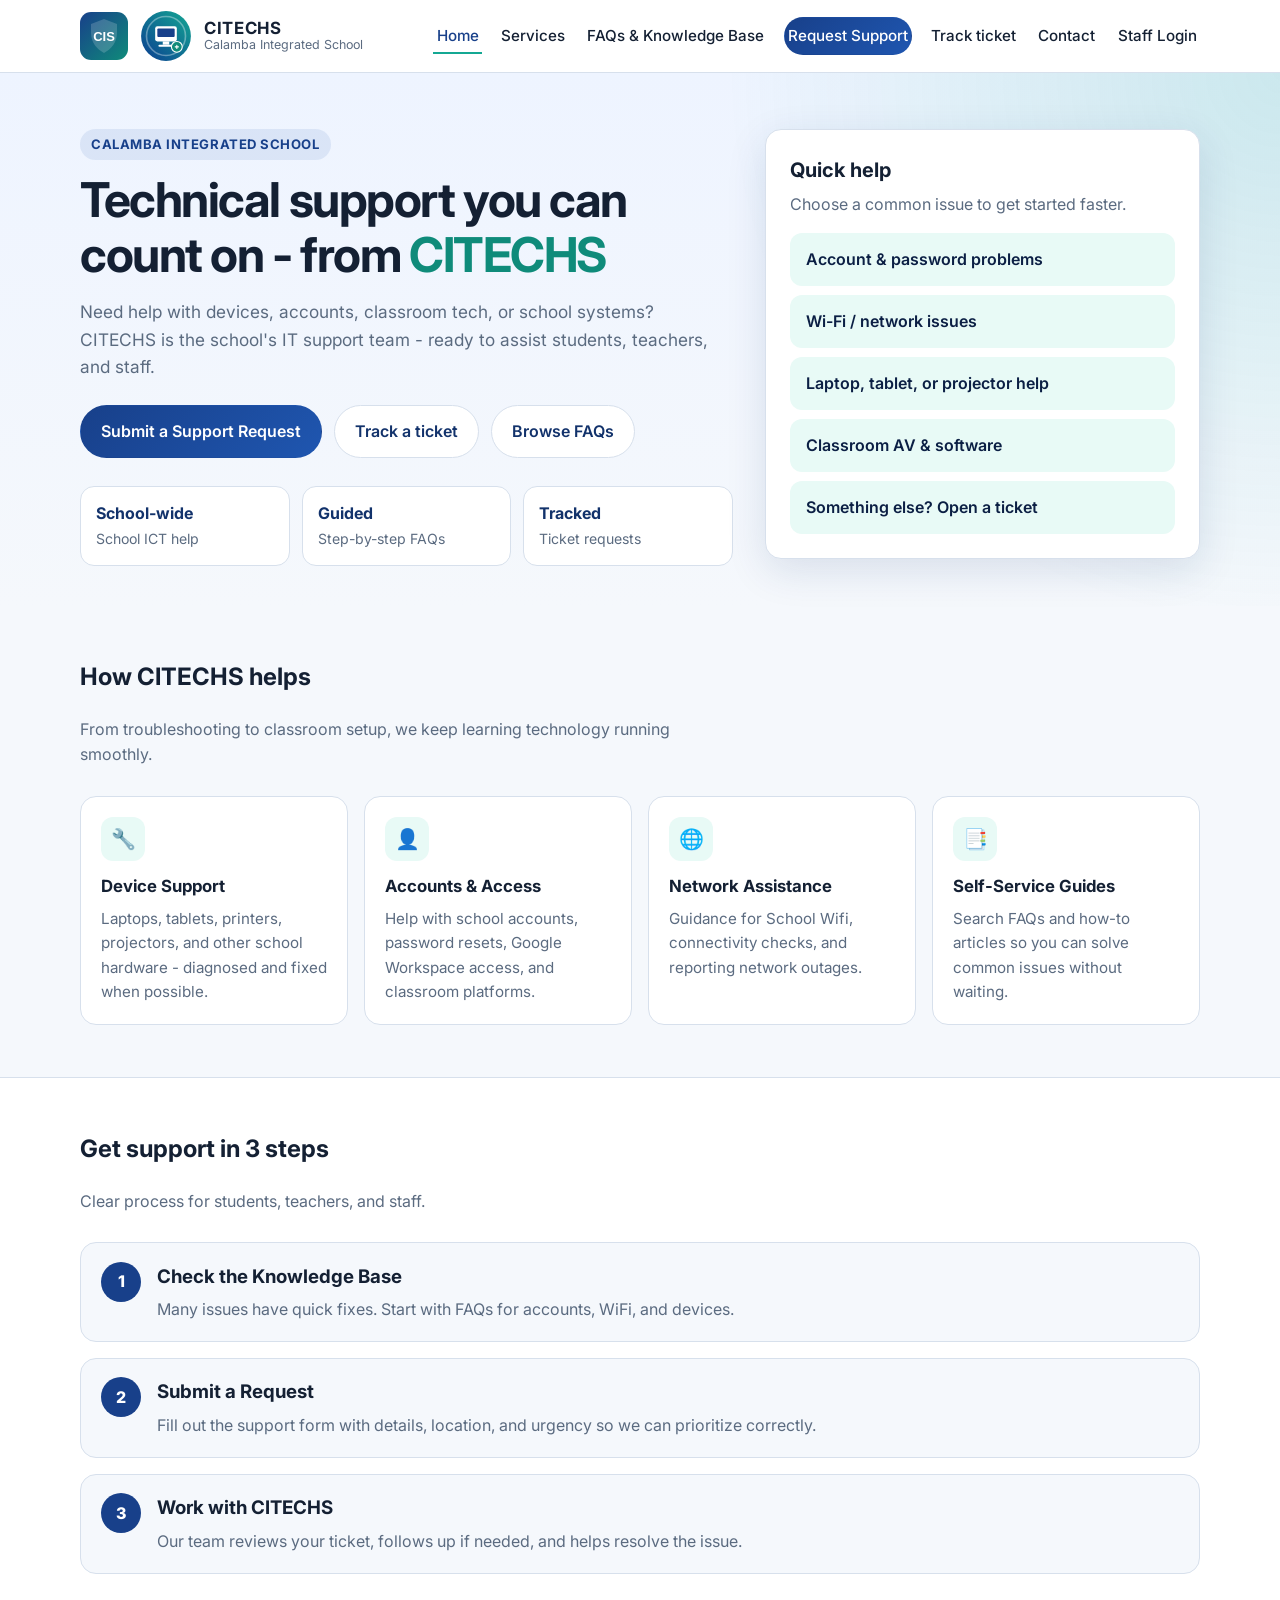
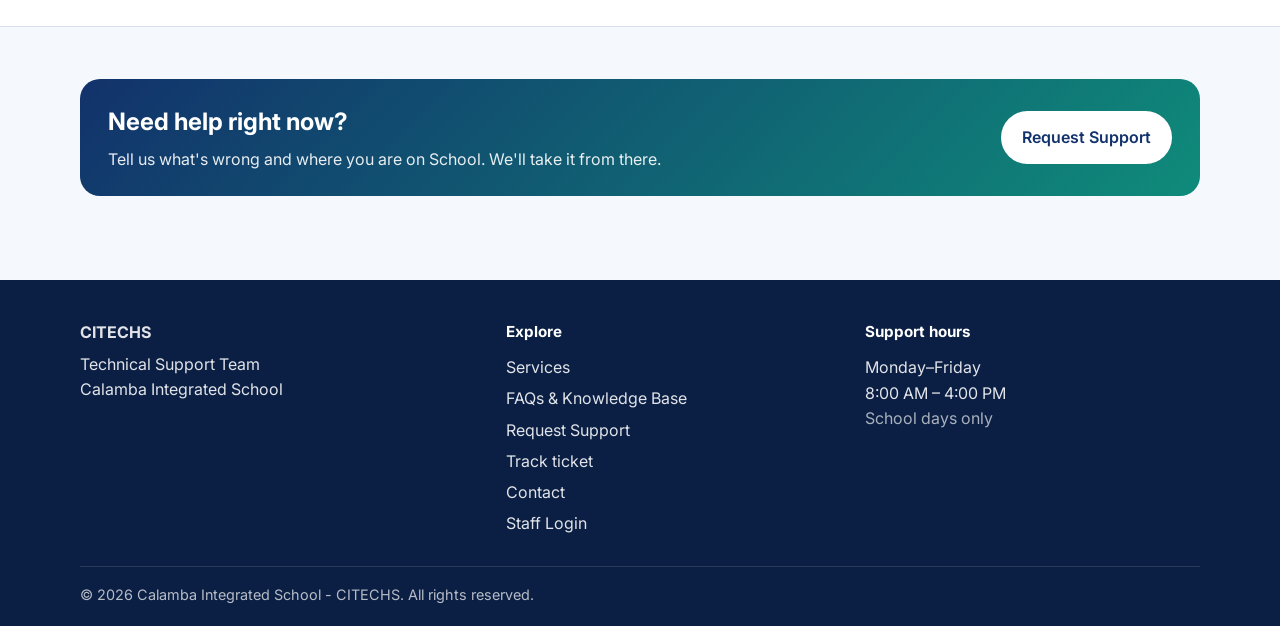
<file: index.html>
<!DOCTYPE html>
<html lang="en">
<head>
  <meta charset="UTF-8" />
  <meta name="viewport" content="width=device-width, initial-scale=1.0" />
  <title>CITECHS | Calamba Integrated School Technical Support</title>
  <meta name="description" content="CITECHS - official technical support for Calamba Integrated School. Request help, browse FAQs, and get IT assistance." />
  <link rel="icon" href="images/favicon.svg" type="image/svg+xml" />
  <link rel="stylesheet" href="css/styles.css" />
  <link rel="preconnect" href="https://fonts.googleapis.com" />
  <link rel="preconnect" href="https://fonts.gstatic.com" crossorigin />
  <link href="https://fonts.googleapis.com/css2?family=Inter:wght@400;500;600;700;800&display=swap" rel="stylesheet" />
</head>
<body>
  <a class="skip-link" href="#main">Skip to content</a>

  <header class="site-header">
    <div class="container header-inner">
      <a class="brand" href="index.html" aria-label="CITECHS home">
        <img src="images/cis-logo.svg" alt="CIS" class="brand-logo brand-logo-cis" />
        <img src="images/citechs-logo.svg" alt="CITECHS" class="brand-logo brand-logo-citechs" />
        <span class="brand-text">
          <strong>CITECHS</strong>
          <small>Calamba Integrated School</small>
        </span>
      </a>
      <button class="nav-toggle" type="button" aria-expanded="false" aria-controls="site-nav" aria-label="Open menu">
        <span></span><span></span><span></span>
      </button>
      <nav id="site-nav" class="site-nav" aria-label="Primary">
        <a href="index.html" class="active">Home</a>
        <a href="services.html">Services</a>
        <a href="knowledge.html">FAQs &amp; Knowledge Base</a>
        <a href="request.html" class="btn btn-primary btn-nav">Request Support</a>
        <a href="track.html">Track ticket</a>
        <a href="contact.html">Contact</a>
        <a href="staff-login.html">Staff Login</a>
      </nav>
    </div>
  </header>

  <main id="main">
    <section class="hero">
      <div class="container hero-grid">
        <div class="hero-copy">
          <p class="eyebrow">Calamba Integrated School</p>
          <h1>Technical support you can count on - from <span>CITECHS</span></h1>
          <p class="lead">
            Need help with devices, accounts, classroom tech, or school systems?
            CITECHS is the school's IT support team - ready to assist students, teachers, and staff.
          </p>
          <div class="hero-actions">
            <a class="btn btn-primary" href="request.html">Submit a Support Request</a>
            <a class="btn btn-ghost" href="track.html">Track a ticket</a>
            <a class="btn btn-ghost" href="knowledge.html">Browse FAQs</a>
          </div>
          <ul class="hero-stats" aria-label="Support highlights">
            <li><strong>School-wide</strong><span>School ICT help</span></li>
            <li><strong>Guided</strong><span>Step-by-step FAQs</span></li>
            <li><strong>Tracked</strong><span>Ticket requests</span></li>
          </ul>
        </div>
        <aside class="hero-card" aria-labelledby="quick-help-title">
          <h2 id="quick-help-title">Quick help</h2>
          <p>Choose a common issue to get started faster.</p>
          <ul class="quick-links">
            <li><a href="knowledge.html#accounts">Account &amp; password problems</a></li>
            <li><a href="knowledge.html#wifi">Wi-Fi / network issues</a></li>
            <li><a href="knowledge.html#devices">Laptop, tablet, or projector help</a></li>
            <li><a href="knowledge.html#classroom">Classroom AV &amp; software</a></li>
            <li><a href="request.html">Something else? Open a ticket</a></li>
          </ul>
        </aside>
      </div>
    </section>

    <section class="section">
      <div class="container">
        <div class="section-heading">
          <h2>How CITECHS helps</h2>
          <p>From troubleshooting to classroom setup, we keep learning technology running smoothly.</p>
        </div>
        <div class="card-grid">
          <article class="card">
            <div class="card-icon" aria-hidden="true">🔧</div>
            <h3>Device Support</h3>
            <p>Laptops, tablets, printers, projectors, and other school hardware - diagnosed and fixed when possible.</p>
          </article>
          <article class="card">
            <div class="card-icon" aria-hidden="true">👤</div>
            <h3>Accounts &amp; Access</h3>
            <p>Help with school accounts, password resets, Google Workspace access, and classroom platforms.</p>
          </article>
          <article class="card">
            <div class="card-icon" aria-hidden="true">🌐</div>
            <h3>Network Assistance</h3>
            <p>Guidance for School Wifi, connectivity checks, and reporting network outages.</p>
          </article>
          <article class="card">
            <div class="card-icon" aria-hidden="true">📑</div>
            <h3>Self-Service Guides</h3>
            <p>Search FAQs and how-to articles so you can solve common issues without waiting.</p>
          </article>
        </div>
      </div>
    </section>

    <section class="section section-alt">
      <div class="container process">
        <div class="section-heading">
          <h2>Get support in 3 steps</h2>
          <p>Clear process for students, teachers, and staff.</p>
        </div>
        <ol class="steps">
          <li>
            <span class="step-num">1</span>
            <div>
              <h3>Check the Knowledge Base</h3>
              <p>Many issues have quick fixes. Start with FAQs for accounts, WiFi, and devices.</p>
            </div>
          </li>
          <li>
            <span class="step-num">2</span>
            <div>
              <h3>Submit a Request</h3>
              <p>Fill out the support form with details, location, and urgency so we can prioritize correctly.</p>
            </div>
          </li>
          <li>
            <span class="step-num">3</span>
            <div>
              <h3>Work with CITECHS</h3>
              <p>Our team reviews your ticket, follows up if needed, and helps resolve the issue.</p>
            </div>
          </li>
        </ol>
      </div>
    </section>

    <section class="section">
      <div class="container cta-band">
        <div>
          <h2>Need help right now?</h2>
          <p>Tell us what's wrong and where you are on School. We'll take it from there.</p>
        </div>
        <a class="btn btn-primary" href="request.html">Request Support</a>
      </div>
    </section>
  </main>

  <footer class="site-footer">
    <div class="container footer-grid">
      <div>
        <strong>CITECHS</strong>
        <p>Technical Support Team<br />Calamba Integrated School</p>
      </div>
      <div>
        <h3>Explore</h3>
        <a href="services.html">Services</a>
        <a href="knowledge.html">FAQs &amp; Knowledge Base</a>
        <a href="request.html">Request Support</a>
        <a href="track.html">Track ticket</a>
        <a href="contact.html">Contact</a>
      
        <a href="staff-login.html">Staff Login</a>
      </div>
      <div>
        <h3>Support hours</h3>
        <p>Monday–Friday<br />8:00 AM – 4:00 PM<br /><span class="muted">School days only</span></p>
      </div>
    </div>
    <div class="container footer-bottom">
      <p>&copy; <span id="year"></span> Calamba Integrated School - CITECHS. All rights reserved.</p>
    </div>
  </footer>

  <script src="js/main.js"></script>
</body>
</html>
</file>
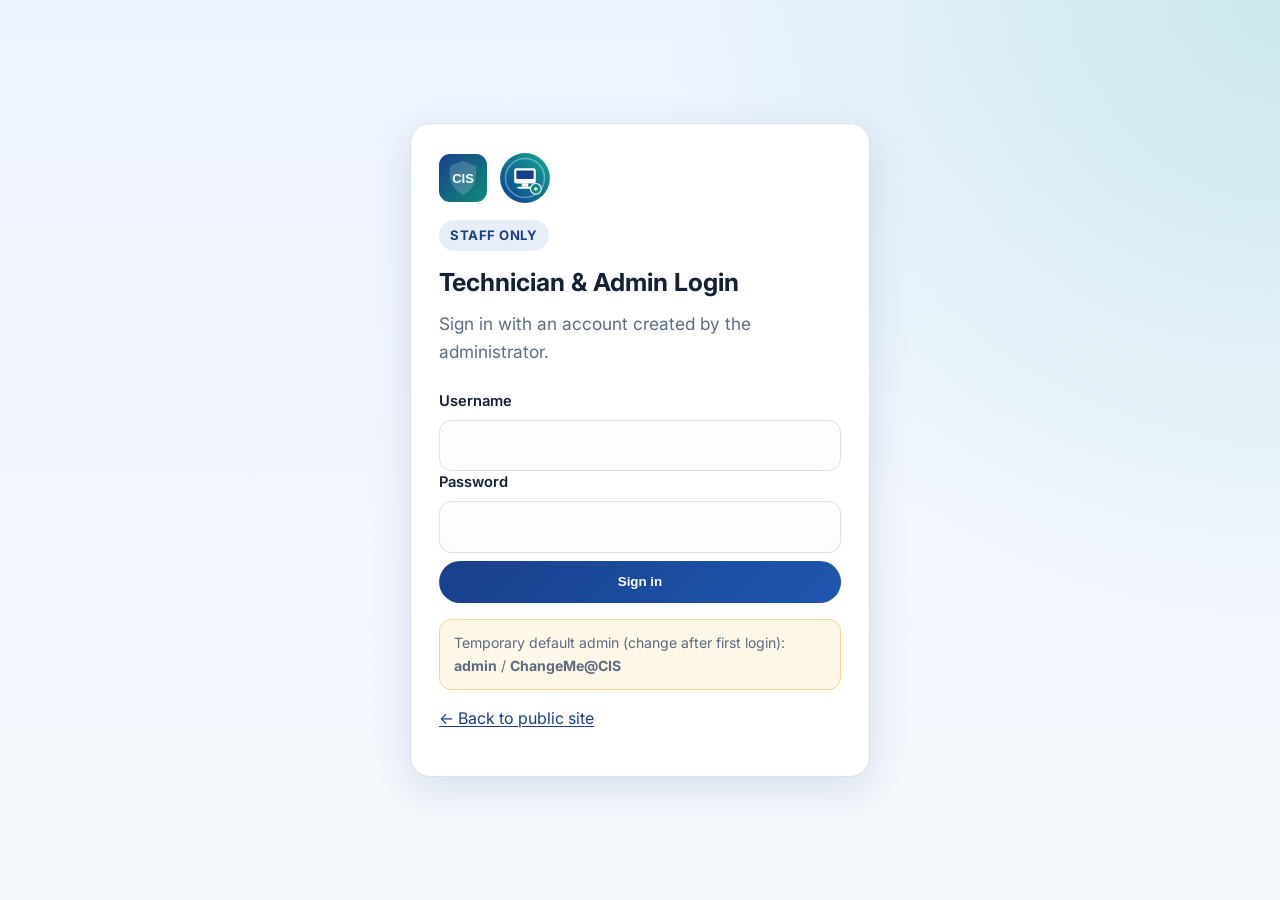
<file: admin.html>
<!DOCTYPE html>
<html lang="en">
<head>
  <meta charset="UTF-8" />
  <meta name="viewport" content="width=device-width, initial-scale=1.0" />
  <title>Admin Panel | CITECHS</title>
  <link rel="icon" href="images/favicon.svg" type="image/svg+xml" />
  <link rel="stylesheet" href="css/styles.css" />
  <link rel="preconnect" href="https://fonts.googleapis.com" />
  <link rel="preconnect" href="https://fonts.gstatic.com" crossorigin />
  <link href="https://fonts.googleapis.com/css2?family=Inter:wght@400;500;600;700;800&display=swap" rel="stylesheet" />
</head>
<body>
  <header class="site-header">
    <div class="container header-inner">
      <a class="brand" href="index.html" aria-label="CITECHS home">
        <img src="images/cis-logo.svg" alt="" class="brand-logo brand-logo-cis" />
        <img src="images/citechs-logo.svg" alt="" class="brand-logo brand-logo-citechs" />
        <span class="brand-text">
          <strong>CITECHS Admin</strong>
          <small>Calamba Integrated School</small>
        </span>
      </a>
      <div class="header-actions">
        <span id="admin-user-label" class="user-chip"></span>
        <a class="btn btn-ghost btn-nav" href="technician.html">Open chat desk</a>
        <button id="logout-btn" class="btn btn-primary btn-nav" type="button">Log out</button>
      </div>
    </div>
  </header>

  <main class="section">
    <div class="container panel-grid">
      <section class="panel-card">
        <h1>Administrator</h1>
        <p class="muted">Change your password and manage technician accounts for the support chat.</p>

        <h2>Change admin password</h2>
        <form id="password-form" class="support-form compact-form" novalidate>
          <div class="field">
            <label for="currentPassword">Current password</label>
            <input id="currentPassword" type="password" required autocomplete="current-password" />
          </div>
          <div class="field">
            <label for="newPassword">New password</label>
            <input id="newPassword" type="password" required minlength="8" autocomplete="new-password" />
          </div>
          <div class="field">
            <label for="confirmPassword">Confirm new password</label>
            <input id="confirmPassword" type="password" required minlength="8" autocomplete="new-password" />
          </div>
          <p id="password-msg" class="form-status" hidden></p>
          <button class="btn btn-primary" type="submit">Update password</button>
        </form>
      </section>

      <section class="panel-card">
        <h2>Create technician</h2>
        <p class="muted">Only accounts you create here can sign in to the technician chat desk.</p>
        <form id="tech-form" class="support-form compact-form" novalidate>
          <div class="field">
            <label for="techUsername">Username</label>
            <input id="techUsername" type="text" required autocomplete="off" />
          </div>
          <div class="field">
            <label for="techDisplayName">Display name</label>
            <input id="techDisplayName" type="text" required autocomplete="name" />
          </div>
          <div class="field">
            <label for="techPassword">Temporary password</label>
            <input id="techPassword" type="password" required minlength="8" autocomplete="new-password" />
          </div>
          <p id="tech-msg" class="form-status" hidden></p>
          <button class="btn btn-primary" type="submit">Create technician</button>
        </form>
      </section>

      <section class="panel-card panel-wide">
        <div class="panel-heading-row">
          <h2>Technicians</h2>
          <button id="refresh-techs" class="btn btn-ghost" type="button">Refresh</button>
        </div>
        <div class="table-wrap">
          <table class="data-table">
            <thead>
              <tr>
                <th>Username</th>
                <th>Display name</th>
                <th>Status</th>
                <th>Created</th>
                <th>Actions</th>
              </tr>
            </thead>
            <tbody id="tech-table-body">
              <tr><td colspan="5">Loading…</td></tr>
            </tbody>
          </table>
        </div>
      </section>
    </div>
  </main>

  <script src="js/api.js"></script>
  <script src="js/admin.js"></script>
</body>
</html>
</file>
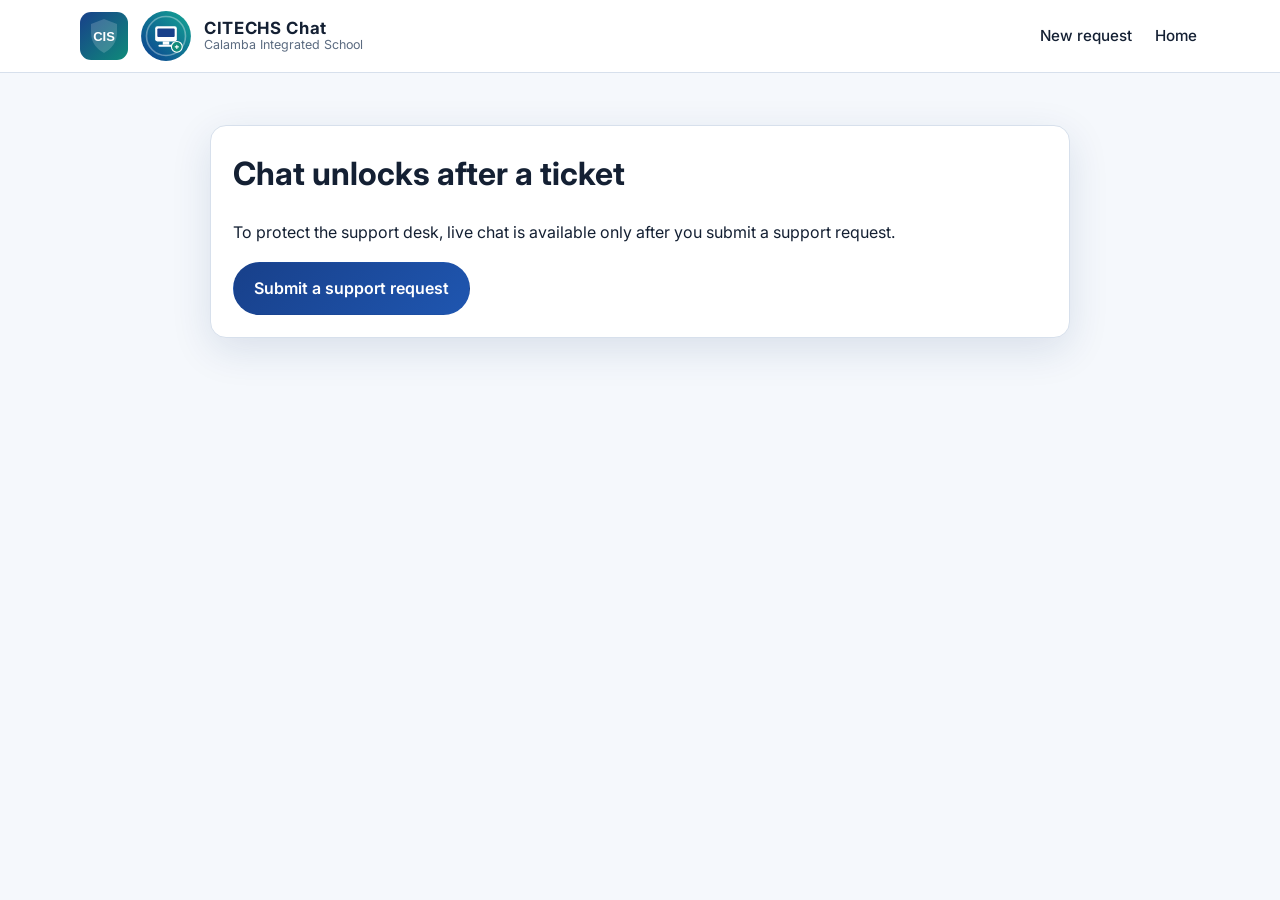
<file: chat.html>
<!DOCTYPE html>
<html lang="en">
<head>
  <meta charset="UTF-8" />
  <meta name="viewport" content="width=device-width, initial-scale=1.0" />
  <title>Support Chat | CITECHS</title>
  <link rel="icon" href="images/favicon.svg" type="image/svg+xml" />
  <link rel="stylesheet" href="css/styles.css" />
  <link rel="preconnect" href="https://fonts.googleapis.com" />
  <link rel="preconnect" href="https://fonts.gstatic.com" crossorigin />
  <link href="https://fonts.googleapis.com/css2?family=Inter:wght@400;500;600;700;800&display=swap" rel="stylesheet" />
</head>
<body>
  <header class="site-header">
    <div class="container header-inner">
      <a class="brand" href="index.html" aria-label="CITECHS home">
        <img src="images/cis-logo.svg" alt="" class="brand-logo brand-logo-cis" />
        <img src="images/citechs-logo.svg" alt="" class="brand-logo brand-logo-citechs" />
        <span class="brand-text">
          <strong>CITECHS Chat</strong>
          <small>Calamba Integrated School</small>
        </span>
      </a>
      <nav class="site-nav">
        <a href="request.html">New request</a>
        <a href="index.html">Home</a>
      </nav>
    </div>
  </header>

  <main class="section">
    <div class="container client-chat-wrap">
      <div id="chat-blocked" class="panel-card" hidden>
        <h1>Chat unlocks after a ticket</h1>
        <p>To protect the support desk, live chat is available only after you submit a support request.</p>
        <a class="btn btn-primary" href="request.html">Submit a support request</a>
      </div>

      <div id="client-chat" class="client-chat panel-card" hidden>
        <header class="chat-header">
          <div>
            <h1 id="client-chat-title">Support chat</h1>
            <p id="client-chat-meta" class="muted"></p>
          </div>
          <span id="client-status" class="status-pill ok">Connected</span>
        </header>
        <div id="client-message-list" class="message-list client-message-list" aria-live="polite"></div>
        <form id="client-reply-form" class="composer">
          <label class="sr-only" for="client-reply-body">Message</label>
          <textarea id="client-reply-body" rows="2" placeholder="Message the CITECHS technician…" required></textarea>
          <button class="btn btn-primary" type="submit">Send</button>
        </form>
      </div>
    </div>
  </main>

  <script src="js/api.js"></script>
  <script src="js/chat.js"></script>
</body>
</html>
</file>
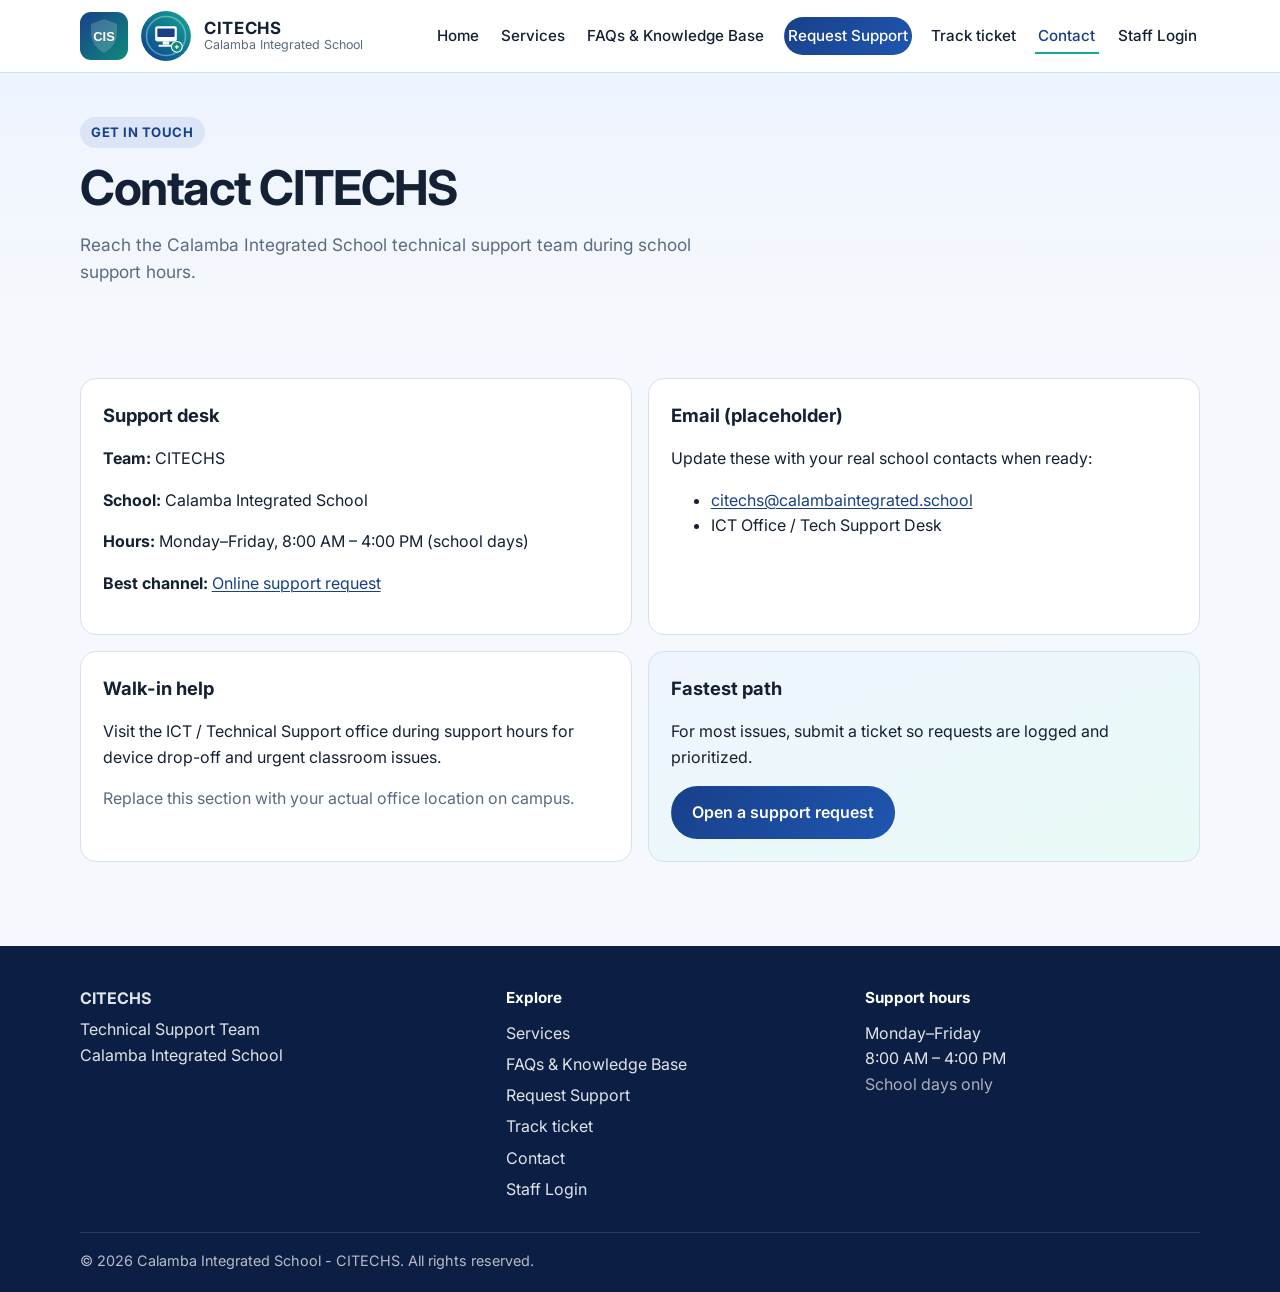
<file: contact.html>
<!DOCTYPE html>
<html lang="en">
<head>
  <meta charset="UTF-8" />
  <meta name="viewport" content="width=device-width, initial-scale=1.0" />
  <title>Contact | CITECHS - Calamba Integrated School</title>
  <meta name="description" content="Contact CITECHS technical support at Calamba Integrated School." />
  <link rel="icon" href="images/favicon.svg" type="image/svg+xml" />
  <link rel="stylesheet" href="css/styles.css" />
  <link rel="preconnect" href="https://fonts.googleapis.com" />
  <link rel="preconnect" href="https://fonts.gstatic.com" crossorigin />
  <link href="https://fonts.googleapis.com/css2?family=Inter:wght@400;500;600;700;800&display=swap" rel="stylesheet" />
</head>
<body>
  <a class="skip-link" href="#main">Skip to content</a>

  <header class="site-header">
    <div class="container header-inner">
      <a class="brand" href="index.html" aria-label="CITECHS home">
        <img src="images/cis-logo.svg" alt="CIS" class="brand-logo brand-logo-cis" />
        <img src="images/citechs-logo.svg" alt="CITECHS" class="brand-logo brand-logo-citechs" />
        <span class="brand-text">
          <strong>CITECHS</strong>
          <small>Calamba Integrated School</small>
        </span>
      </a>
      <button class="nav-toggle" type="button" aria-expanded="false" aria-controls="site-nav" aria-label="Open menu">
        <span></span><span></span><span></span>
      </button>
      <nav id="site-nav" class="site-nav" aria-label="Primary">
        <a href="index.html">Home</a>
        <a href="services.html">Services</a>
        <a href="knowledge.html">FAQs &amp; Knowledge Base</a>
        <a href="request.html" class="btn btn-primary btn-nav">Request Support</a>
        <a href="track.html">Track ticket</a>
        <a href="contact.html" class="active">Contact</a>
        <a href="staff-login.html">Staff Login</a>
      </nav>
    </div>
  </header>

  <main id="main">
    <section class="page-hero">
      <div class="container">
        <p class="eyebrow">Get in touch</p>
        <h1>Contact CITECHS</h1>
        <p class="lead">Reach the Calamba Integrated School technical support team during school support hours.</p>
      </div>
    </section>

    <section class="section">
      <div class="container contact-grid">
        <article class="contact-card">
          <h2>Support desk</h2>
          <p><strong>Team:</strong> CITECHS</p>
          <p><strong>School:</strong> Calamba Integrated School</p>
          <p><strong>Hours:</strong> Monday–Friday, 8:00 AM – 4:00 PM (school days)</p>
          <p><strong>Best channel:</strong> <a href="request.html">Online support request</a></p>
        </article>
        <article class="contact-card">
          <h2>Email (placeholder)</h2>
          <p>Update these with your real school contacts when ready:</p>
          <ul>
            <li><a href="mailto:citechs@calambaintegrated.school">citechs@calambaintegrated.school</a></li>
            <li>ICT Office / Tech Support Desk</li>
          </ul>
        </article>
        <article class="contact-card">
          <h2>Walk-in help</h2>
          <p>Visit the ICT / Technical Support office during support hours for device drop-off and urgent classroom issues.</p>
          <p class="muted">Replace this section with your actual office location on campus.</p>
        </article>
        <article class="contact-card highlight">
          <h2>Fastest path</h2>
          <p>For most issues, submit a ticket so requests are logged and prioritized.</p>
          <a class="btn btn-primary" href="request.html">Open a support request</a>
        </article>
      </div>
    </section>
  </main>

  <footer class="site-footer">
    <div class="container footer-grid">
      <div>
        <strong>CITECHS</strong>
        <p>Technical Support Team<br />Calamba Integrated School</p>
      </div>
      <div>
        <h3>Explore</h3>
        <a href="services.html">Services</a>
        <a href="knowledge.html">FAQs &amp; Knowledge Base</a>
        <a href="request.html">Request Support</a>
        <a href="track.html">Track ticket</a>
        <a href="contact.html">Contact</a>
      
        <a href="staff-login.html">Staff Login</a>
      </div>
      <div>
        <h3>Support hours</h3>
        <p>Monday–Friday<br />8:00 AM – 4:00 PM<br /><span class="muted">School days only</span></p>
      </div>
    </div>
    <div class="container footer-bottom">
      <p>&copy; <span id="year"></span> Calamba Integrated School - CITECHS. All rights reserved.</p>
    </div>
  </footer>

  <script src="js/main.js"></script>
</body>
</html>
</file>
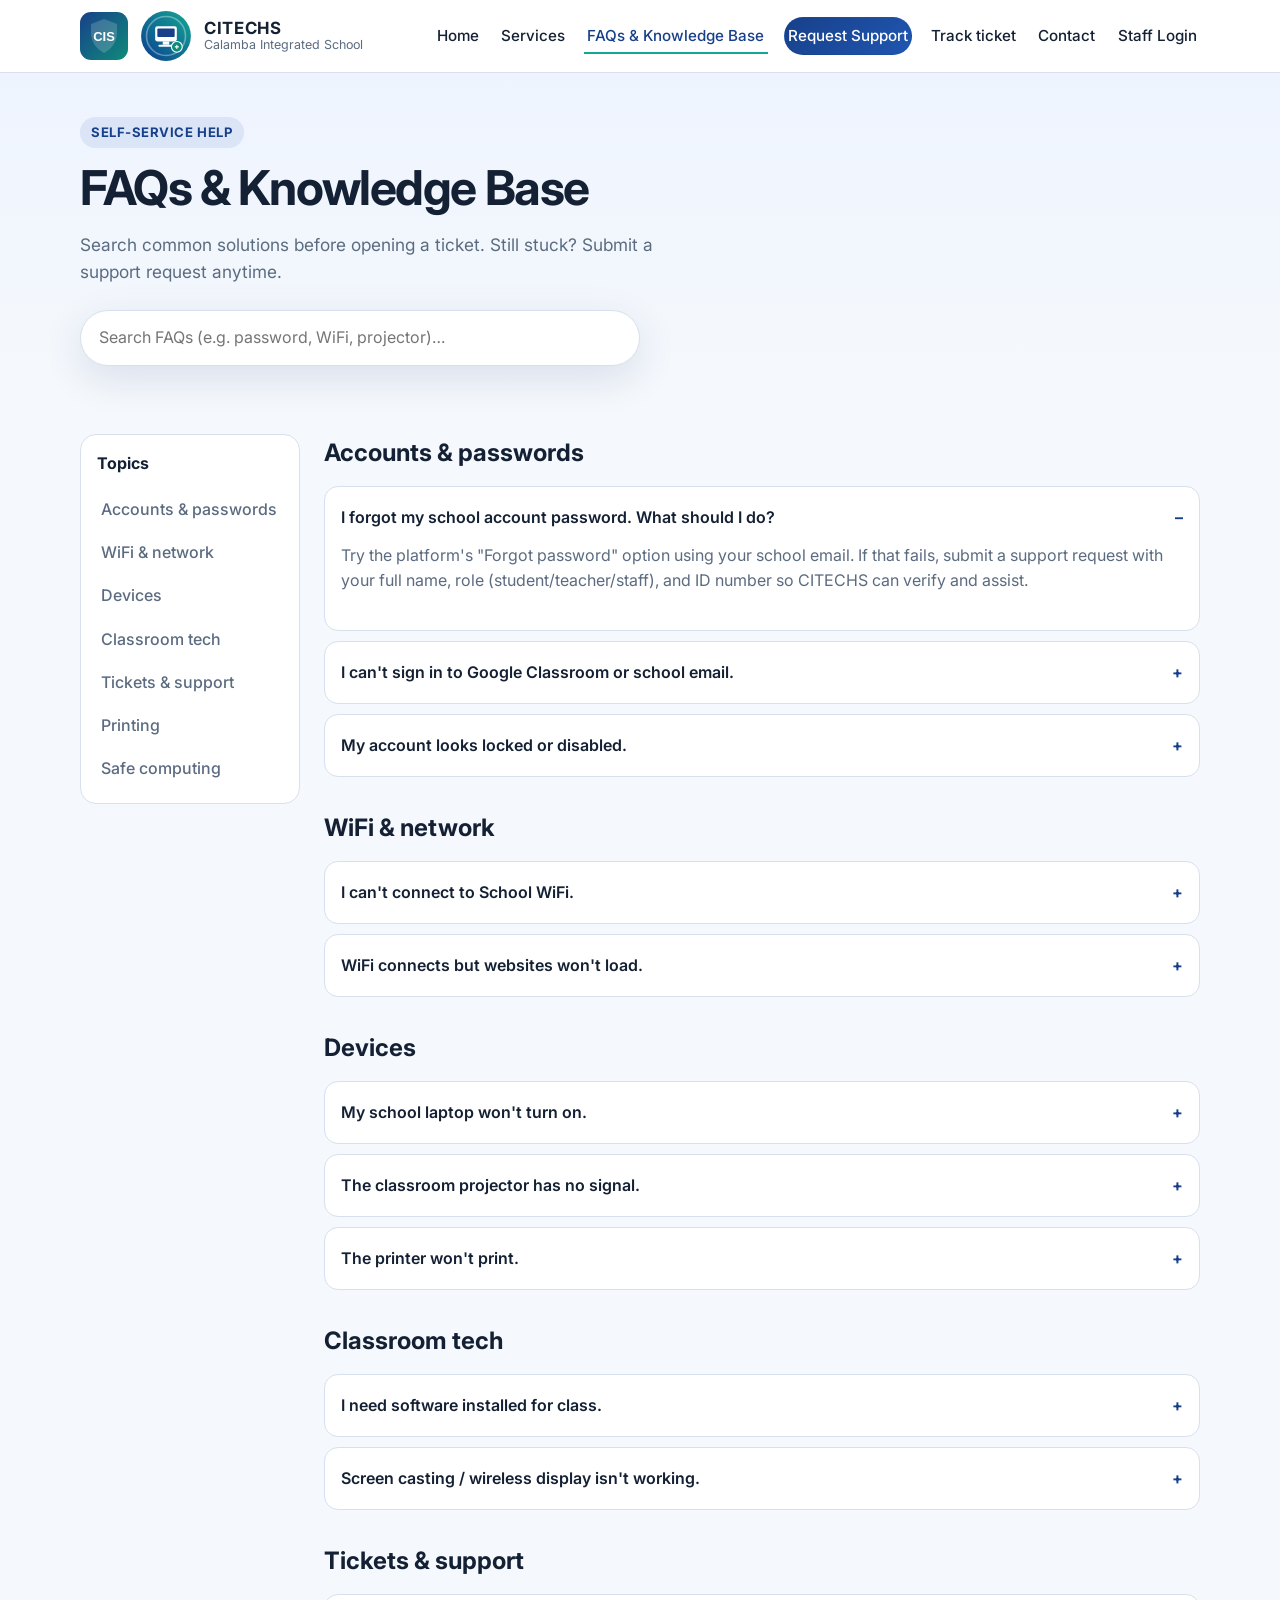
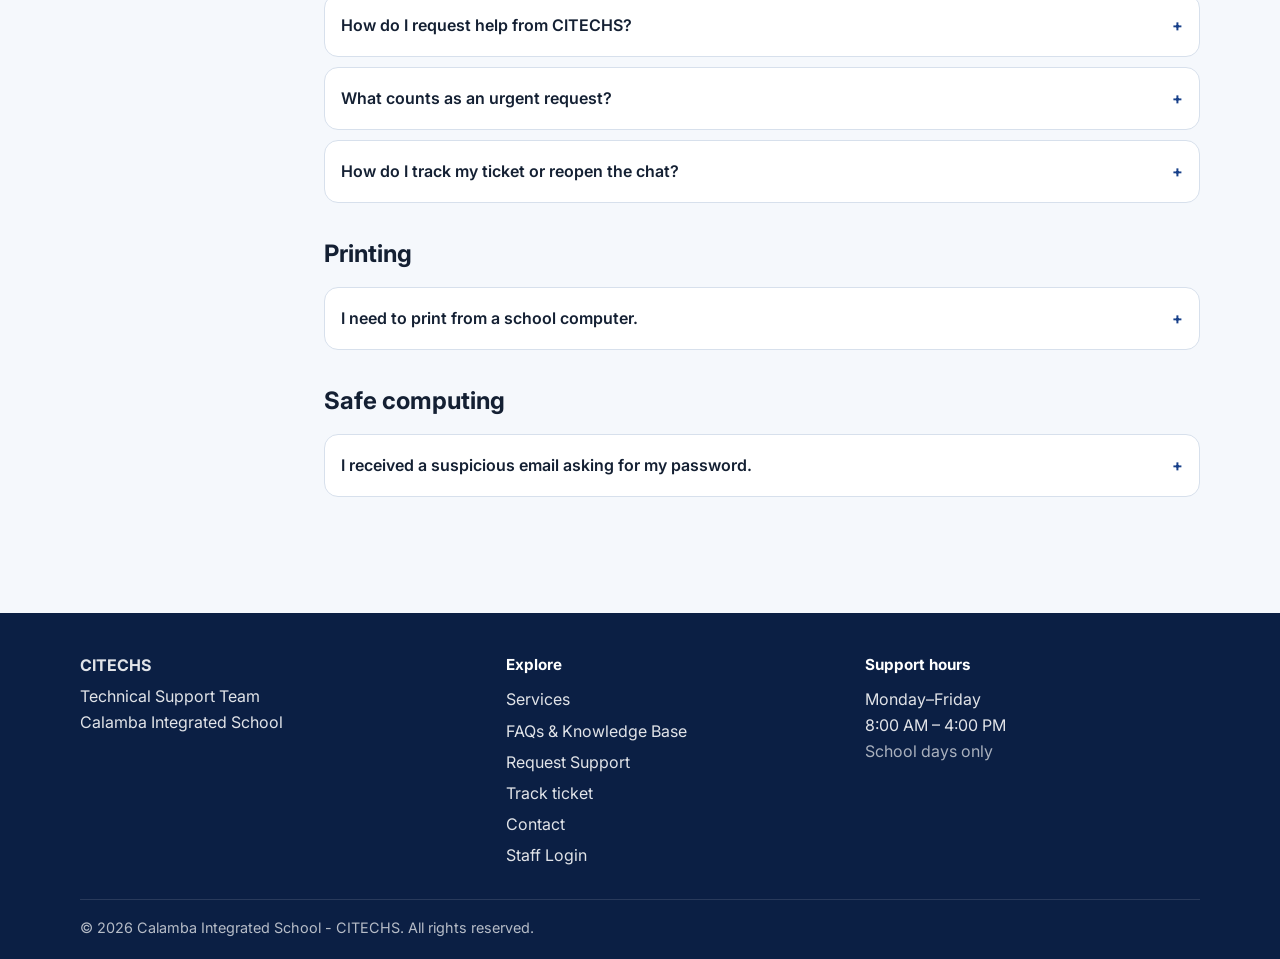
<file: knowledge.html>
<!DOCTYPE html>
<html lang="en">
<head>
  <meta charset="UTF-8" />
  <meta name="viewport" content="width=device-width, initial-scale=1.0" />
  <title>FAQs &amp; Knowledge Base | CITECHS</title>
  <meta name="description" content="FAQs and how-to guides from CITECHS for Calamba Integrated School." />
  <link rel="icon" href="images/favicon.svg" type="image/svg+xml" />
  <link rel="stylesheet" href="css/styles.css" />
  <link rel="preconnect" href="https://fonts.googleapis.com" />
  <link rel="preconnect" href="https://fonts.gstatic.com" crossorigin />
  <link href="https://fonts.googleapis.com/css2?family=Inter:wght@400;500;600;700;800&display=swap" rel="stylesheet" />
</head>
<body>
  <a class="skip-link" href="#main">Skip to content</a>

  <header class="site-header">
    <div class="container header-inner">
      <a class="brand" href="index.html" aria-label="CITECHS home">
        <img src="images/cis-logo.svg" alt="CIS" class="brand-logo brand-logo-cis" />
        <img src="images/citechs-logo.svg" alt="CITECHS" class="brand-logo brand-logo-citechs" />
        <span class="brand-text">
          <strong>CITECHS</strong>
          <small>Calamba Integrated School</small>
        </span>
      </a>
      <button class="nav-toggle" type="button" aria-expanded="false" aria-controls="site-nav" aria-label="Open menu">
        <span></span><span></span><span></span>
      </button>
      <nav id="site-nav" class="site-nav" aria-label="Primary">
        <a href="index.html">Home</a>
        <a href="services.html">Services</a>
        <a href="knowledge.html" class="active">FAQs &amp; Knowledge Base</a>
        <a href="request.html" class="btn btn-primary btn-nav">Request Support</a>
        <a href="track.html">Track ticket</a>
        <a href="contact.html">Contact</a>
        <a href="staff-login.html">Staff Login</a>
      </nav>
    </div>
  </header>

  <main id="main">
    <section class="page-hero">
      <div class="container">
        <p class="eyebrow">Self-service help</p>
        <h1>FAQs &amp; Knowledge Base</h1>
        <p class="lead">Search common solutions before opening a ticket. Still stuck? Submit a support request anytime.</p>
        <div class="search-bar">
          <label class="sr-only" for="kb-search">Search knowledge base</label>
          <input id="kb-search" type="search" placeholder="Search FAQs (e.g. password, WiFi, projector)…" autocomplete="off" />
        </div>
      </div>
    </section>

    <section class="section">
      <div class="container kb-layout">
        <aside class="kb-toc" aria-label="Topics">
          <h2>Topics</h2>
          <a href="#accounts">Accounts &amp; passwords</a>
          <a href="#wifi">WiFi &amp; network</a>
          <a href="#devices">Devices</a>
          <a href="#classroom">Classroom tech</a>
          <a href="#tickets">Tickets &amp; support</a>
          <a href="#printing">Printing</a>
          <a href="#safety">Safe computing</a>
        </aside>

        <div class="kb-content">
          <section id="accounts" class="kb-section" data-tags="account password login email google classroom">
            <h2>Accounts &amp; passwords</h2>
            <div class="accordion">
              <details class="faq-item" open>
                <summary>I forgot my school account password. What should I do?</summary>
                <div class="faq-body">
                  <p>Try the platform's "Forgot password" option using your school email. If that fails, submit a support request with your full name, role (student/teacher/staff), and ID number so CITECHS can verify and assist.</p>
                </div>
              </details>
              <details class="faq-item">
                <summary>I can't sign in to Google Classroom or school email.</summary>
                <div class="faq-body">
                  <p>Confirm you are using your school email (not a personal Gmail). Check Caps Lock, try another browser or Incognito/Private mode, and clear cached passwords. If the error continues, open a ticket and include the exact error message.</p>
                </div>
              </details>
              <details class="faq-item">
                <summary>My account looks locked or disabled.</summary>
                <div class="faq-body">
                  <p>Do not keep guessing passwords. Submit a request marked <strong>High</strong> priority and note when the lock started. CITECHS will review account status with the school's policies.</p>
                </div>
              </details>
            </div>
          </section>

          <section id="wifi" class="kb-section" data-tags="wifi wi-fi network internet connection online">
            <h2>WiFi &amp; network</h2>
            <div class="accordion">
              <details class="faq-item">
                <summary>I can't connect to School WiFi.</summary>
                <div class="faq-body">
                  <ol>
                    <li>Toggle Airplane Mode off/on, then retry WiFi.</li>
                    <li>Forget the school network and reconnect with the correct credentials.</li>
                    <li>Restart your device.</li>
                    <li>Try another nearby access point or room.</li>
                  </ol>
                  <p>If many people in the same room are offline, report an outage with building and room number.</p>
                </div>
              </details>
              <details class="faq-item">
                <summary>WiFi connects but websites won't load.</summary>
                <div class="faq-body">
                  <p>Check if only some sites fail (filtering) or all sites fail. Try switching DNS/browser temporarily isn't required-report the issue with your device type, room, and time it started so CITECHS can investigate.</p>
                </div>
              </details>
            </div>
          </section>

          <section id="devices" class="kb-section" data-tags="laptop tablet printer projector device hardware battery">
            <h2>Devices</h2>
            <div class="accordion">
              <details class="faq-item">
                <summary>My school laptop won't turn on.</summary>
                <div class="faq-body">
                  <p>Plug into a known-good charger for at least 15 minutes, then try powering on. If the charging light never appears or it still won't boot, submit a ticket with asset/serial info if available and where the device can be picked up.</p>
                </div>
              </details>
              <details class="faq-item">
                <summary>The classroom projector has no signal.</summary>
                <div class="faq-body">
                  <ul>
                    <li>Confirm the projector is powered on and not in standby.</li>
                    <li>Check the HDMI/cable connection on both ends.</li>
                    <li>Select the correct input source on the projector remote.</li>
                    <li>Try another cable or laptop if available.</li>
                  </ul>
                  <p>Still blank? Request classroom AV support and include the room number.</p>
                </div>
              </details>
              <details class="faq-item">
                <summary>The printer won't print.</summary>
                <div class="faq-body">
                  <p>Check paper, toner/ink, and error lights. Confirm you selected the correct printer and that the device is online. For school printers, include the printer location/name in your ticket.</p>
                </div>
              </details>
            </div>
          </section>

          <section id="classroom" class="kb-section" data-tags="classroom software av display cast install application">
            <h2>Classroom tech</h2>
            <div class="accordion">
              <details class="faq-item">
                <summary>I need software installed for class.</summary>
                <div class="faq-body">
                  <p>Submit a request with the software name, version (if known), which devices/rooms need it, and the date needed. Installs follow school approval policies and may take time-request early when possible.</p>
                </div>
              </details>
              <details class="faq-item">
                <summary>Screen casting / wireless display isn't working.</summary>
                <div class="faq-body">
                  <p>Ensure the teacher device and display are on the school network. Restart both devices, then retry. Include room number and device types in your ticket if it still fails.</p>
                </div>
              </details>
            </div>
          </section>

          <section id="tickets" class="kb-section" data-tags="ticket request support status help">
            <h2>Tickets &amp; support</h2>
            <div class="accordion">
              <details class="faq-item">
                <summary>How do I request help from CITECHS?</summary>
                <div class="faq-body">
                  <p>Use the <a href="request.html">Request Support</a> form. Include a clear title, category, location, and a detailed description. The more detail you provide, the faster we can help.</p>
                </div>
              </details>
              <details class="faq-item">
                <summary>What counts as an urgent request?</summary>
                <div class="faq-body">
                  <p>Examples: active class cannot teach because of AV failure, school-wide outage, exam-day system failure, or security-related account lockouts. Mark priority carefully so urgent classroom needs are not delayed.</p>
                </div>
              </details>
              <details class="faq-item">
                <summary>How do I track my ticket or reopen the chat?</summary>
                <div class="faq-body">
                  <p>Keep your ticket ID from the confirmation screen. Go to <a href="track.html">Track ticket</a>, enter that ID and the same email you used on the form, then open the private chat.</p>
                </div>
              </details>
            </div>
          </section>

          <section id="printing" class="kb-section" data-tags="print printer photocopy lab chromebook">
            <h2>Printing</h2>
            <div class="accordion">
              <details class="faq-item">
                <summary>I need to print from a school computer.</summary>
                <div class="faq-body">
                  <p>Select the labeled school printer for your lab or office, check paper and error lights, then print a test page. If the job stays queued, restart the computer and try again. Include the printer name and room in a ticket if it still fails.</p>
                </div>
              </details>
            </div>
          </section>

          <section id="safety" class="kb-section" data-tags="phishing scam email safety security suspicious">
            <h2>Safe computing</h2>
            <div class="accordion">
              <details class="faq-item">
                <summary>I received a suspicious email asking for my password.</summary>
                <div class="faq-body">
                  <p>CITECHS and school offices will never ask you to send your password by email or chat. Do not click unexpected links or attachments. Report the message in a High-priority ticket so the team can review it.</p>
                </div>
              </details>
            </div>
          </section>

          <p class="kb-empty" hidden>No articles match your search. Try another keyword or <a href="request.html">open a support request</a>.</p>
        </div>
      </div>
    </section>
  </main>

  <footer class="site-footer">
    <div class="container footer-grid">
      <div>
        <strong>CITECHS</strong>
        <p>Technical Support Team<br />Calamba Integrated School</p>
      </div>
      <div>
        <h3>Explore</h3>
        <a href="services.html">Services</a>
        <a href="knowledge.html">FAQs &amp; Knowledge Base</a>
        <a href="request.html">Request Support</a>
        <a href="track.html">Track ticket</a>
        <a href="contact.html">Contact</a>
      
        <a href="staff-login.html">Staff Login</a>
      </div>
      <div>
        <h3>Support hours</h3>
        <p>Monday–Friday<br />8:00 AM – 4:00 PM<br /><span class="muted">School days only</span></p>
      </div>
    </div>
    <div class="container footer-bottom">
      <p>&copy; <span id="year"></span> Calamba Integrated School - CITECHS. All rights reserved.</p>
    </div>
  </footer>

  <script src="js/main.js"></script>
</body> 
</html>
</file>
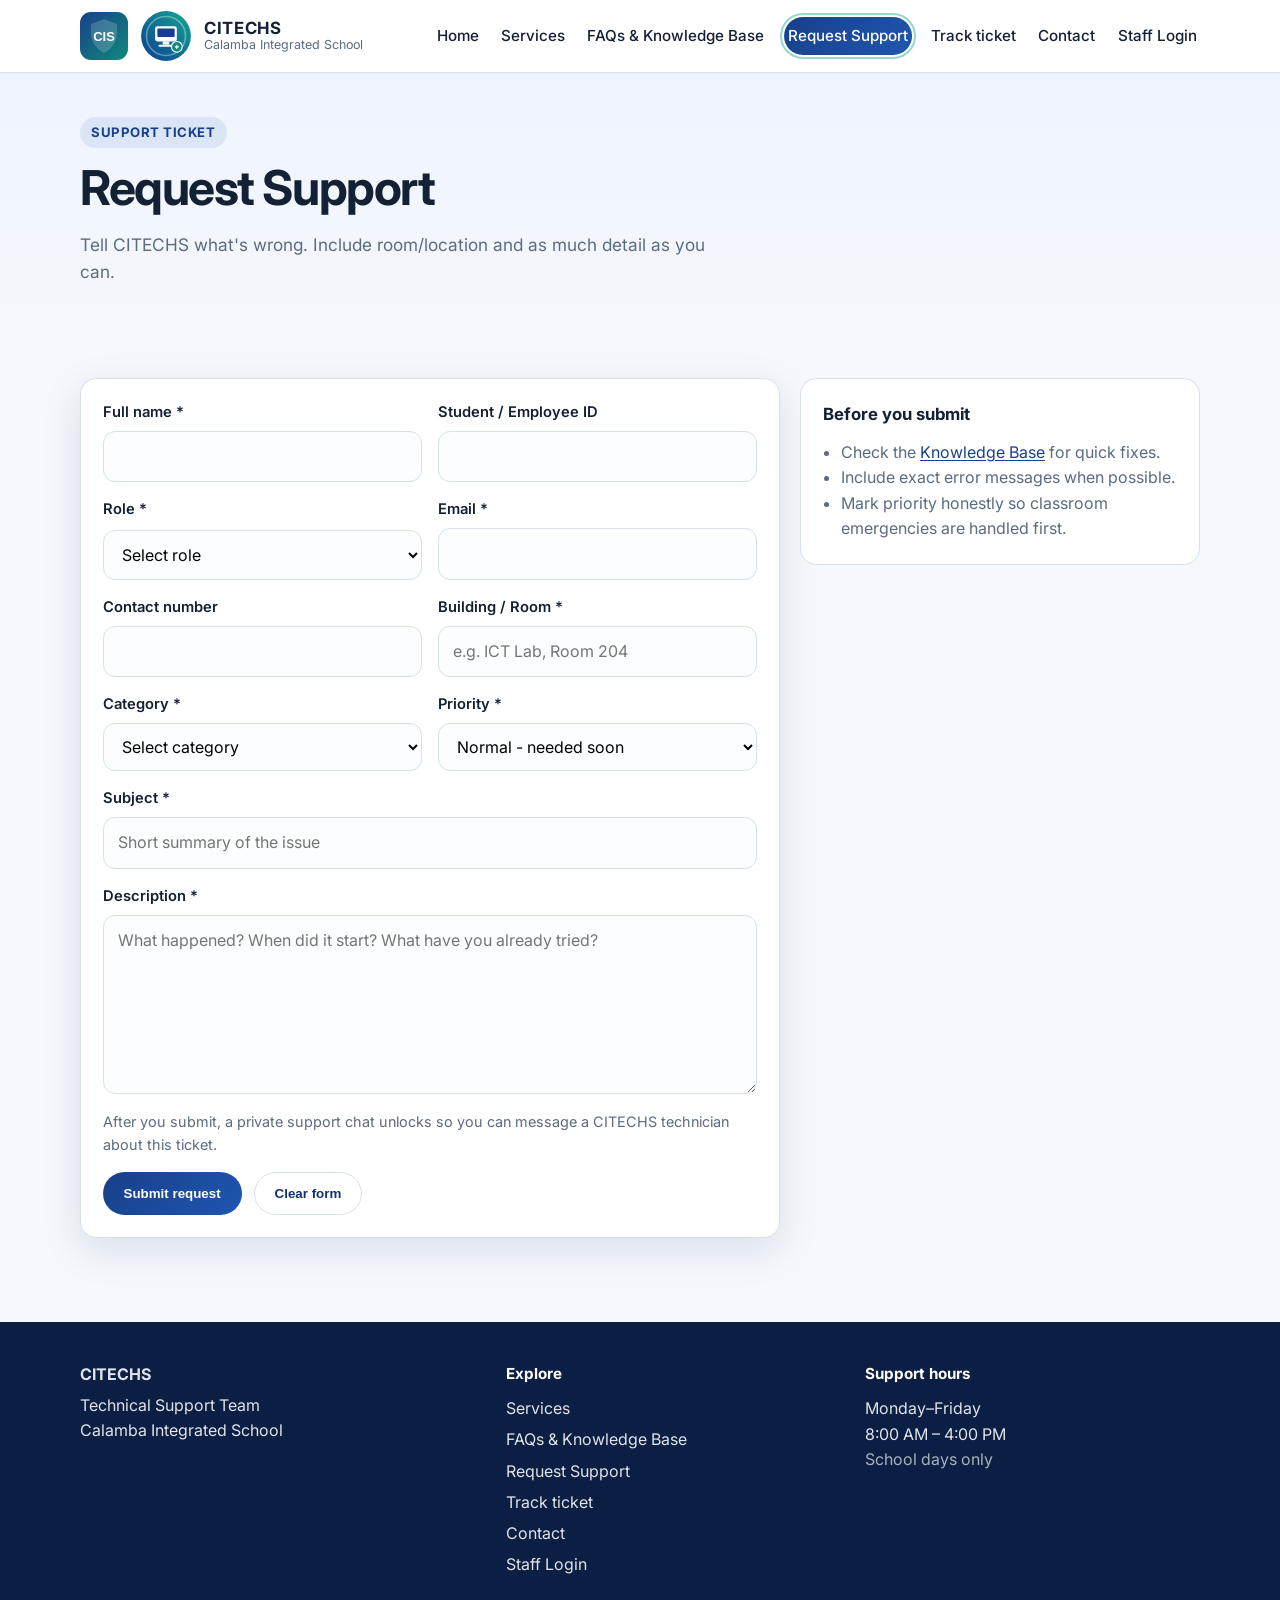
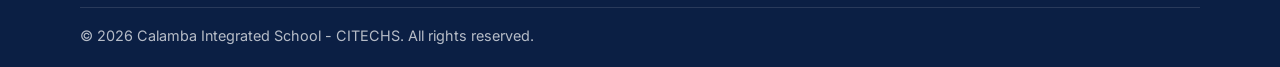
<file: request.html>
<!DOCTYPE html>
<html lang="en">
<head>
  <meta charset="UTF-8" />
  <meta name="viewport" content="width=device-width, initial-scale=1.0" />
  <title>Request Support | CITECHS</title>
  <meta name="description" content="Submit a technical support ticket to CITECHS at Calamba Integrated School." />
  <link rel="icon" href="images/favicon.svg" type="image/svg+xml" />
  <link rel="stylesheet" href="css/styles.css" />
  <link rel="preconnect" href="https://fonts.googleapis.com" />
  <link rel="preconnect" href="https://fonts.gstatic.com" crossorigin />
  <link href="https://fonts.googleapis.com/css2?family=Inter:wght@400;500;600;700;800&display=swap" rel="stylesheet" />
</head>
<body>
  <a class="skip-link" href="#main">Skip to content</a>

  <header class="site-header">
    <div class="container header-inner">
      <a class="brand" href="index.html" aria-label="CITECHS home">
        <img src="images/cis-logo.svg" alt="CIS" class="brand-logo brand-logo-cis" />
        <img src="images/citechs-logo.svg" alt="CITECHS" class="brand-logo brand-logo-citechs" />
        <span class="brand-text">
          <strong>CITECHS</strong>
          <small>Calamba Integrated School</small>
        </span>
      </a>
      <button class="nav-toggle" type="button" aria-expanded="false" aria-controls="site-nav" aria-label="Open menu">
        <span></span><span></span><span></span>
      </button>
      <nav id="site-nav" class="site-nav" aria-label="Primary">
        <a href="index.html">Home</a>
        <a href="services.html">Services</a>
        <a href="knowledge.html">FAQs &amp; Knowledge Base</a>
        <a href="request.html" class="btn btn-primary btn-nav active">Request Support</a>
        <a href="track.html">Track ticket</a>
        <a href="contact.html">Contact</a>
        <a href="staff-login.html">Staff Login</a>
      </nav>
    </div>
  </header>

  <main id="main">
    <section class="page-hero">
      <div class="container">
        <p class="eyebrow">Support ticket</p>
        <h1>Request Support</h1>
        <p class="lead">Tell CITECHS what's wrong. Include room/location and as much detail as you can.</p>
      </div>
    </section>

    <section class="section">
      <div class="container form-layout">
        <form id="support-form" class="support-form" novalidate>
          <div class="form-grid">
            <div class="field">
              <label for="fullName">Full name <span aria-hidden="true">*</span></label>
              <input id="fullName" name="fullName" type="text" required autocomplete="name" />
              <p class="field-error" data-error-for="fullName" hidden></p>
            </div>
            <div class="field">
              <label for="schoolId">Student / Employee ID</label>
              <input id="schoolId" name="schoolId" type="text" autocomplete="off" />
            </div>
            <div class="field">
              <label for="role">Role <span aria-hidden="true">*</span></label>
              <select id="role" name="role" required>
                <option value="">Select role</option>
                <option value="Student">Student</option>
                <option value="Teacher">Teacher</option>
                <option value="Staff">Staff</option>
                <option value="Administrator">Administrator</option>
              </select>
              <p class="field-error" data-error-for="role" hidden></p>
            </div>
            <div class="field">
              <label for="email">Email <span aria-hidden="true">*</span></label>
              <input id="email" name="email" type="email" required autocomplete="email" />
              <p class="field-error" data-error-for="email" hidden></p>
            </div>
            <div class="field">
              <label for="phone">Contact number</label>
              <input id="phone" name="phone" type="tel" autocomplete="tel" />
            </div>
            <div class="field">
              <label for="location">Building / Room <span aria-hidden="true">*</span></label>
              <input id="location" name="location" type="text" required placeholder="e.g. ICT Lab, Room 204" />
              <p class="field-error" data-error-for="location" hidden></p>
            </div>
            <div class="field">
              <label for="category">Category <span aria-hidden="true">*</span></label>
              <select id="category" name="category" required>
                <option value="">Select category</option>
                <option value="Accounts & Access">Accounts &amp; Access</option>
                <option value="Hardware">Hardware / Devices</option>
                <option value="Network">Network / Wi‑Fi</option>
                <option value="Classroom AV">Classroom AV</option>
                <option value="Software">Software Request</option>
                <option value="Printer">Printer</option>
                <option value="Other">Other</option>
              </select>
              <p class="field-error" data-error-for="category" hidden></p>
            </div>
            <div class="field">
              <label for="priority">Priority <span aria-hidden="true">*</span></label>
              <select id="priority" name="priority" required>
                <option value="">Select priority</option>
                <option value="Low">Low - can wait a day or two</option>
                <option value="Normal" selected>Normal - needed soon</option>
                <option value="High">High - affects class/work today</option>
                <option value="Urgent">Urgent - outage or exam impact</option>
              </select>
              <p class="field-error" data-error-for="priority" hidden></p>
            </div>
            <div class="field field-full">
              <label for="subject">Subject <span aria-hidden="true">*</span></label>
              <input id="subject" name="subject" type="text" required maxlength="120" placeholder="Short summary of the issue" />
              <p class="field-error" data-error-for="subject" hidden></p>
            </div>
            <div class="field field-full">
              <label for="description">Description <span aria-hidden="true">*</span></label>
              <textarea id="description" name="description" rows="6" required placeholder="What happened? When did it start? What have you already tried?"></textarea>
              <p class="field-error" data-error-for="description" hidden></p>
            </div>
          </div>

          <p class="form-note">
            After you submit, a private support chat unlocks so you can message a CITECHS technician about this ticket.
          </p>
          <p id="submit-error" class="field-error" hidden></p>

          <div class="form-actions">
            <button class="btn btn-primary" type="submit">Submit request</button>
            <button class="btn btn-ghost" type="reset">Clear form</button>
          </div>
        </form>

        <aside class="form-aside">
          <div class="aside-card">
            <h2>Before you submit</h2>
            <ul>
              <li>Check the <a href="knowledge.html">Knowledge Base</a> for quick fixes.</li>
              <li>Include exact error messages when possible.</li>
              <li>Mark priority honestly so classroom emergencies are handled first.</li>
            </ul>
          </div>
          <div class="aside-card" id="recent-tickets" hidden>
            <h2>Your recent tickets (this device)</h2>
            <ul id="ticket-list"></ul>
          </div>
        </aside>
      </div>

      <div id="form-success" class="success-banner container" hidden role="status" aria-live="polite">
        <h2>Request submitted</h2>
        <p>Your ticket ID is <strong id="ticket-id"></strong>. You can now chat with a CITECHS technician.</p>
        <div class="hero-actions">
          <a id="chat-link" class="btn btn-primary" href="#">Open support chat</a>
          <a class="btn btn-ghost" href="knowledge.html">Back to Knowledge Base</a>
        </div>
      </div>
    </section>
  </main>

  <footer class="site-footer">
    <div class="container footer-grid">
      <div>
        <strong>CITECHS</strong>
        <p>Technical Support Team<br />Calamba Integrated School</p>
      </div>
      <div>
        <h3>Explore</h3>
        <a href="services.html">Services</a>
        <a href="knowledge.html">FAQs &amp; Knowledge Base</a>
        <a href="request.html">Request Support</a>
        <a href="track.html">Track ticket</a>
        <a href="contact.html">Contact</a>
        <a href="staff-login.html">Staff Login</a>
      </div>
      <div>
        <h3>Support hours</h3>
        <p>Monday–Friday<br />8:00 AM – 4:00 PM<br /><span class="muted">School days only</span></p>
      </div>
    </div>
    <div class="container footer-bottom">
      <p>&copy; <span id="year"></span> Calamba Integrated School - CITECHS. All rights reserved.</p>
    </div>
  </footer>

  <script src="js/api.js"></script>
  <script src="js/main.js"></script>
</body>
</html>
</file>
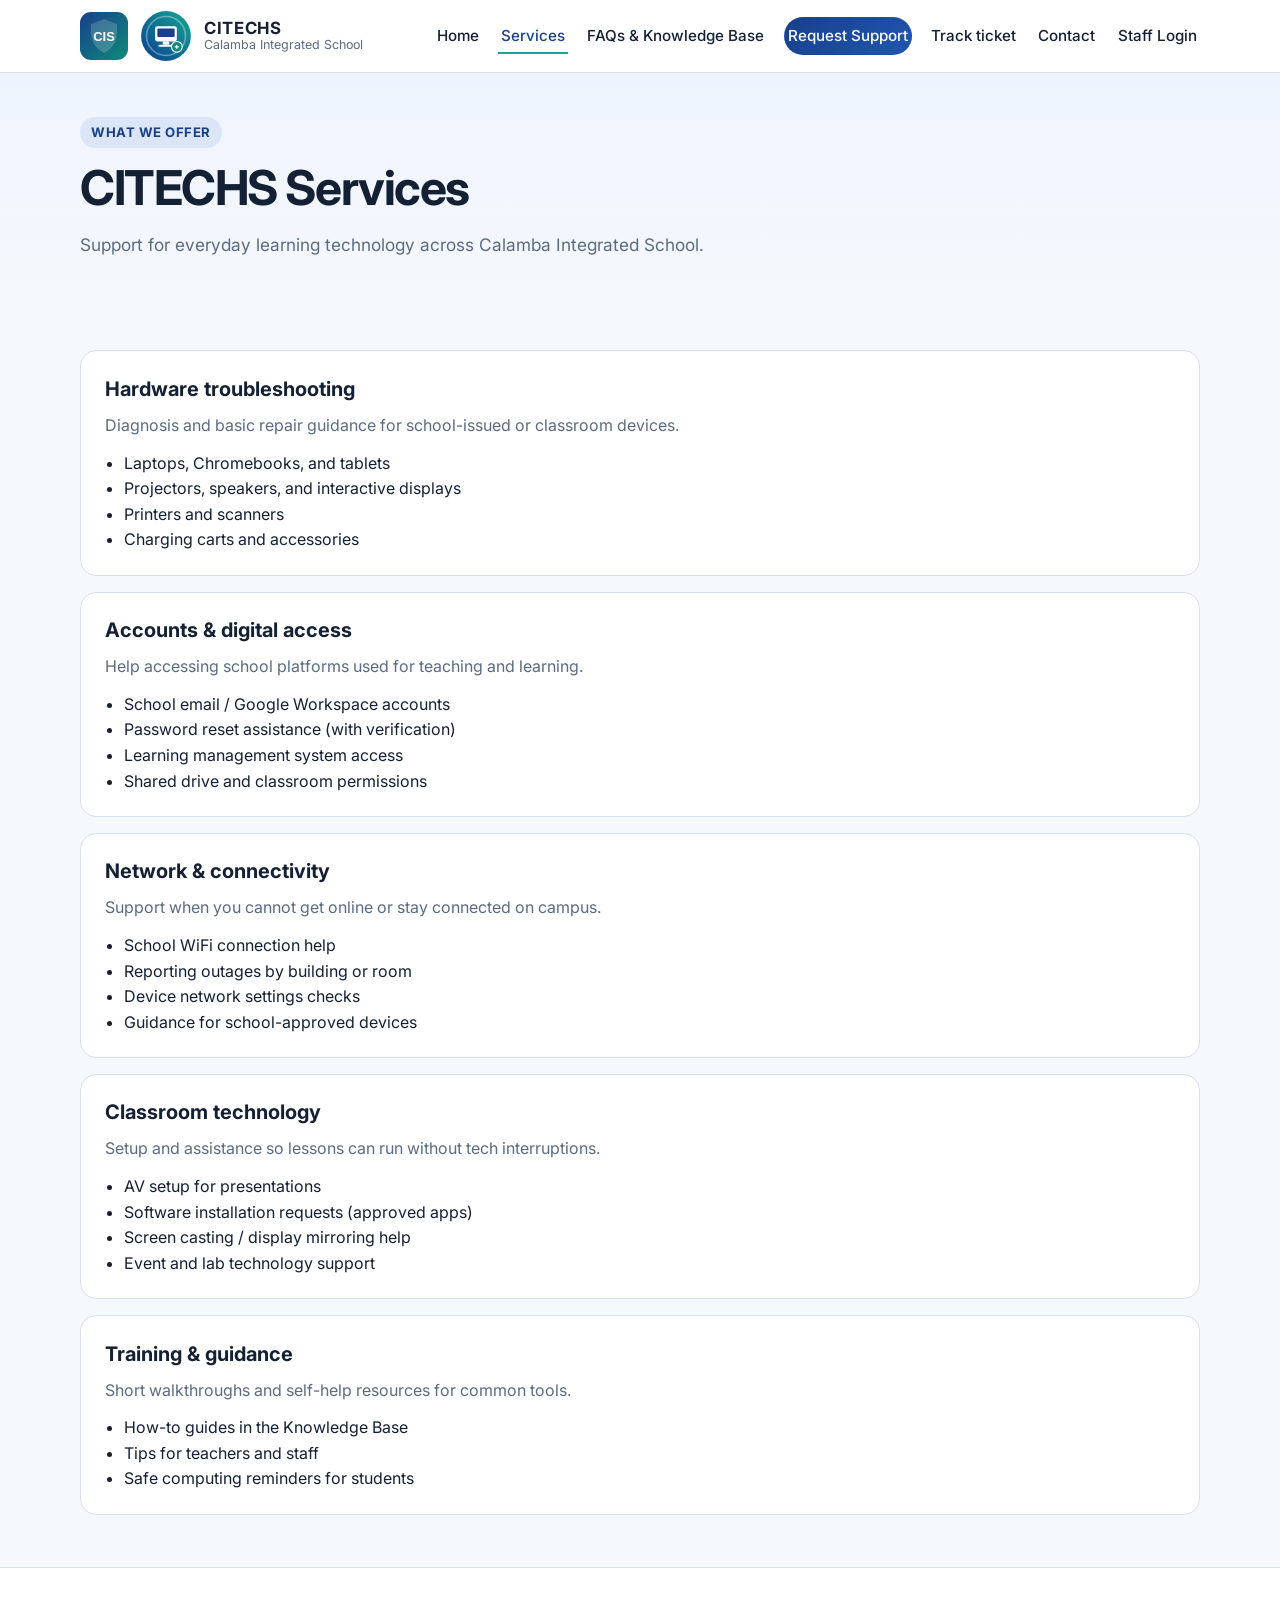
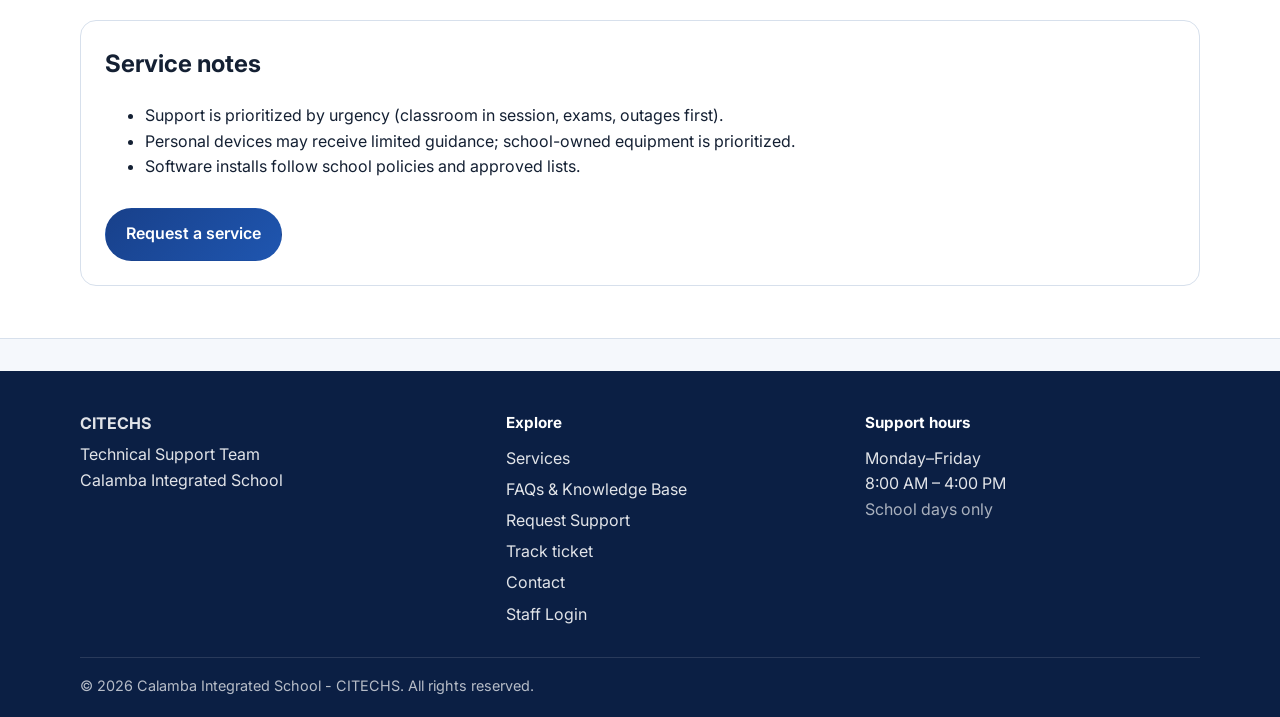
<file: services.html>
<!DOCTYPE html>
<html lang="en">
<head>
  <meta charset="UTF-8" />
  <meta name="viewport" content="width=device-width, initial-scale=1.0" />
  <title>Services | CITECHS - Calamba Integrated School</title>
  <meta name="description" content="IT and technical support services offered by CITECHS at Calamba Integrated School." />
  <link rel="icon" href="images/favicon.svg" type="image/svg+xml" />
  <link rel="stylesheet" href="css/styles.css" />
  <link rel="preconnect" href="https://fonts.googleapis.com" />
  <link rel="preconnect" href="https://fonts.gstatic.com" crossorigin />
  <link href="https://fonts.googleapis.com/css2?family=Inter:wght@400;500;600;700;800&display=swap" rel="stylesheet" />
</head>
<body>
  <a class="skip-link" href="#main">Skip to content</a>

  <header class="site-header">
    <div class="container header-inner">
      <a class="brand" href="index.html" aria-label="CITECHS home">
        <img src="images/cis-logo.svg" alt="CIS" class="brand-logo brand-logo-cis" />
        <img src="images/citechs-logo.svg" alt="CITECHS" class="brand-logo brand-logo-citechs" />
        <span class="brand-text">
          <strong>CITECHS</strong>
          <small>Calamba Integrated School</small>
        </span>
      </a>
      <button class="nav-toggle" type="button" aria-expanded="false" aria-controls="site-nav" aria-label="Open menu">
        <span></span><span></span><span></span>
      </button>
      <nav id="site-nav" class="site-nav" aria-label="Primary">
        <a href="index.html">Home</a>
        <a href="services.html" class="active">Services</a>
        <a href="knowledge.html">FAQs &amp; Knowledge Base</a>
        <a href="request.html" class="btn btn-primary btn-nav">Request Support</a>
        <a href="track.html">Track ticket</a>
        <a href="contact.html">Contact</a>
        <a href="staff-login.html">Staff Login</a>
      </nav>
    </div>
  </header>

  <main id="main">
    <section class="page-hero">
      <div class="container">
        <p class="eyebrow">What we offer</p>
        <h1>CITECHS Services</h1>
        <p class="lead">Support for everyday learning technology across Calamba Integrated School.</p>
      </div>
    </section>

    <section class="section">
      <div class="container service-list">
        <article class="service-item">
          <h2>Hardware troubleshooting</h2>
          <p>Diagnosis and basic repair guidance for school-issued or classroom devices.</p>
          <ul>
            <li>Laptops, Chromebooks, and tablets</li>
            <li>Projectors, speakers, and interactive displays</li>
            <li>Printers and scanners</li>
            <li>Charging carts and accessories</li>
          </ul>
        </article>
        <article class="service-item">
          <h2>Accounts &amp; digital access</h2>
          <p>Help accessing school platforms used for teaching and learning.</p>
          <ul>
            <li>School email / Google Workspace accounts</li>
            <li>Password reset assistance (with verification)</li>
            <li>Learning management system access</li>
            <li>Shared drive and classroom permissions</li>
          </ul>
        </article>
        <article class="service-item">
          <h2>Network &amp; connectivity</h2>
          <p>Support when you cannot get online or stay connected on campus.</p>
          <ul>
            <li>School WiFi connection help</li>
            <li>Reporting outages by building or room</li>
            <li>Device network settings checks</li>
            <li>Guidance for school-approved devices</li>
          </ul>
        </article>
        <article class="service-item">
          <h2>Classroom technology</h2>
          <p>Setup and assistance so lessons can run without tech interruptions.</p>
          <ul>
            <li>AV setup for presentations</li>
            <li>Software installation requests (approved apps)</li>
            <li>Screen casting / display mirroring help</li>
            <li>Event and lab technology support</li>
          </ul>
        </article>
        <article class="service-item">
          <h2>Training &amp; guidance</h2>
          <p>Short walkthroughs and self-help resources for common tools.</p>
          <ul>
            <li>How-to guides in the Knowledge Base</li>
            <li>Tips for teachers and staff</li>
            <li>Safe computing reminders for students</li>
          </ul>
        </article>
      </div>
    </section>

    <section class="section section-alt">
      <div class="container note-panel">
        <h2>Service notes</h2>
        <ul>
          <li>Support is prioritized by urgency (classroom in session, exams, outages first).</li>
          <li>Personal devices may receive limited guidance; school-owned equipment is prioritized.</li>
          <li>Software installs follow school policies and approved lists.</li>
        </ul>
        <a class="btn btn-primary" href="request.html">Request a service</a>
      </div>
    </section>
  </main>

  <footer class="site-footer">
    <div class="container footer-grid">
      <div>
        <strong>CITECHS</strong>
        <p>Technical Support Team<br />Calamba Integrated School</p>
      </div>
      <div>
        <h3>Explore</h3>
        <a href="services.html">Services</a>
        <a href="knowledge.html">FAQs &amp; Knowledge Base</a>
        <a href="request.html">Request Support</a>
        <a href="track.html">Track ticket</a>
        <a href="contact.html">Contact</a>
      
        <a href="staff-login.html">Staff Login</a>
      </div>
      <div>
        <h3>Support hours</h3>
        <p>Monday–Friday<br />8:00 AM – 4:00 PM<br /><span class="muted">School days only</span></p>
      </div>
    </div>
    <div class="container footer-bottom">
      <p>&copy; <span id="year"></span> Calamba Integrated School - CITECHS. All rights reserved.</p>
    </div>
  </footer>

  <script src="js/main.js"></script>
</body>
</html>
</file>
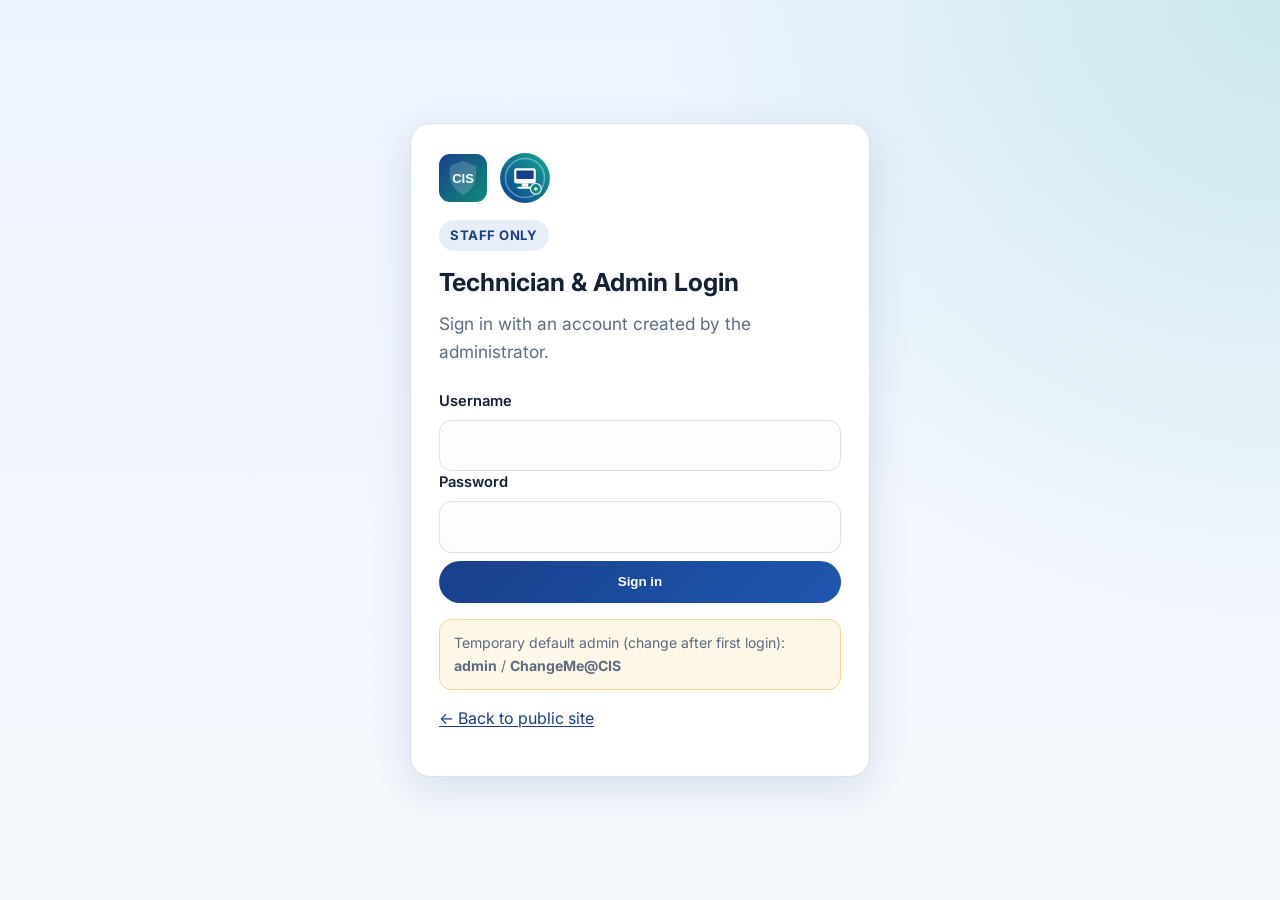
<file: staff-login.html>
<!DOCTYPE html>
<html lang="en">
<head>
  <meta charset="UTF-8" />
  <meta name="viewport" content="width=device-width, initial-scale=1.0" />
  <title>Staff Login | CITECHS</title>
  <link rel="icon" href="images/favicon.svg" type="image/svg+xml" />
  <link rel="stylesheet" href="css/styles.css" />
  <link rel="preconnect" href="https://fonts.googleapis.com" />
  <link rel="preconnect" href="https://fonts.gstatic.com" crossorigin />
  <link href="https://fonts.googleapis.com/css2?family=Inter:wght@400;500;600;700;800&display=swap" rel="stylesheet" />
</head>
<body class="auth-body">
  <main class="auth-shell">
    <section class="auth-card">
      <div class="auth-brand">
        <img src="images/cis-logo.svg" alt="Calamba Integrated School" class="brand-logo brand-logo-cis" />
        <img src="images/citechs-logo.svg" alt="CITECHS logo" class="brand-logo brand-logo-citechs" />
      </div>
      <p class="eyebrow">Staff only</p>
      <h1>Technician &amp; Admin Login</h1>
      <p class="lead">Sign in with an account created by the administrator.</p>

      <form id="login-form" class="support-form auth-form" novalidate>
        <div class="field">
          <label for="username">Username</label>
          <input id="username" name="username" type="text" required autocomplete="username" />
        </div>
        <div class="field">
          <label for="password">Password</label>
          <input id="password" name="password" type="password" required autocomplete="current-password" />
        </div>
        <p id="login-error" class="field-error" hidden></p>
        <button class="btn btn-primary" type="submit">Sign in</button>
      </form>

      <p class="auth-note">
        Temporary default admin (change after first login): <strong>admin</strong> / <strong>ChangeMe@CIS</strong>
      </p>
      <p><a href="index.html">← Back to public site</a></p>
    </section>
  </main>
  <script src="js/api.js"></script>
  <script src="js/staff-login.js"></script>
</body>
</html>
</file>
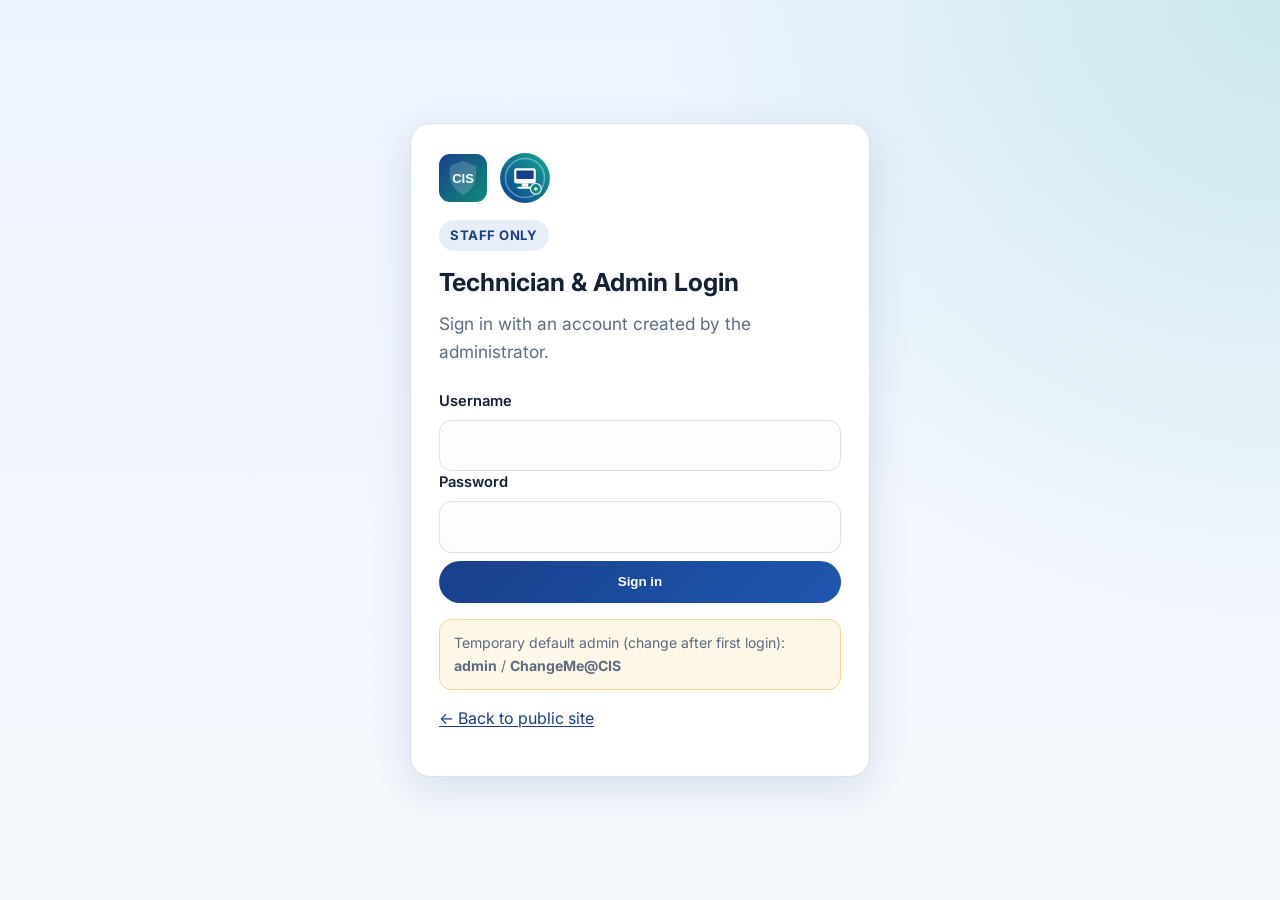
<file: technician.html>
<!DOCTYPE html>
<html lang="en">
<head>
  <meta charset="UTF-8" />
  <meta name="viewport" content="width=device-width, initial-scale=1.0" />
  <title>Technician Desk | CITECHS</title>
  <link rel="icon" href="images/favicon.svg" type="image/svg+xml" />
  <link rel="stylesheet" href="css/styles.css" />
  <link rel="preconnect" href="https://fonts.googleapis.com" />
  <link rel="preconnect" href="https://fonts.gstatic.com" crossorigin />
  <link href="https://fonts.googleapis.com/css2?family=Inter:wght@400;500;600;700;800&display=swap" rel="stylesheet" />
</head>
<body>
  <header class="site-header">
    <div class="container header-inner">
      <a class="brand" href="index.html" aria-label="CITECHS home">
        <img src="images/cis-logo.svg" alt="" class="brand-logo brand-logo-cis" />
        <img src="images/citechs-logo.svg" alt="" class="brand-logo brand-logo-citechs" />
        <span class="brand-text">
          <strong>CITECHS Desk</strong>
          <small>Technician chat support</small>
        </span>
      </a>
      <div class="header-actions">
        <span id="tech-user-label" class="user-chip"></span>
        <a id="admin-link" class="btn btn-ghost btn-nav" href="admin.html" hidden>Admin panel</a>
        <button id="logout-btn" class="btn btn-primary btn-nav" type="button">Log out</button>
      </div>
    </div>
  </header>

  <main class="chat-app">
    <aside class="ticket-sidebar">
      <div class="sidebar-head">
        <h1>Open tickets</h1>
        <button id="refresh-tickets" class="btn btn-ghost btn-tiny" type="button">Refresh</button>
      </div>
      <label class="filter-row">
        <span class="sr-only">Filter</span>
        <select id="status-filter">
          <option value="open">Open</option>
          <option value="closed">Closed</option>
          <option value="">All</option>
        </select>
      </label>
      <ul id="ticket-list" class="ticket-list"></ul>
    </aside>

    <section class="chat-panel">
      <div id="chat-empty" class="chat-empty">
        <img src="images/citechs-logo.svg" alt="" class="empty-logo" />
        <h2>Select a ticket to chat</h2>
        <p>Clients can message here only after submitting a support request.</p>
      </div>

      <div id="chat-active" class="chat-active" hidden>
        <header class="chat-header">
          <div>
            <h2 id="chat-title">Ticket</h2>
            <p id="chat-meta" class="muted"></p>
          </div>
          <div class="hero-actions">
            <button id="reopen-ticket-btn" class="btn btn-ghost" type="button" hidden>Reopen ticket</button>
            <button id="close-ticket-btn" class="btn btn-ghost" type="button">Close ticket</button>
          </div>
        </header>
        <div id="message-list" class="message-list" aria-live="polite"></div>
        <form id="reply-form" class="composer">
          <label class="sr-only" for="reply-body">Message</label>
          <textarea id="reply-body" rows="2" placeholder="Type a reply to the client…" required></textarea>
          <button class="btn btn-primary" type="submit">Send</button>
        </form>
      </div>
    </section>
  </main>

  <script src="js/api.js"></script>
  <script src="js/technician.js"></script>
</body>
</html>
</file>
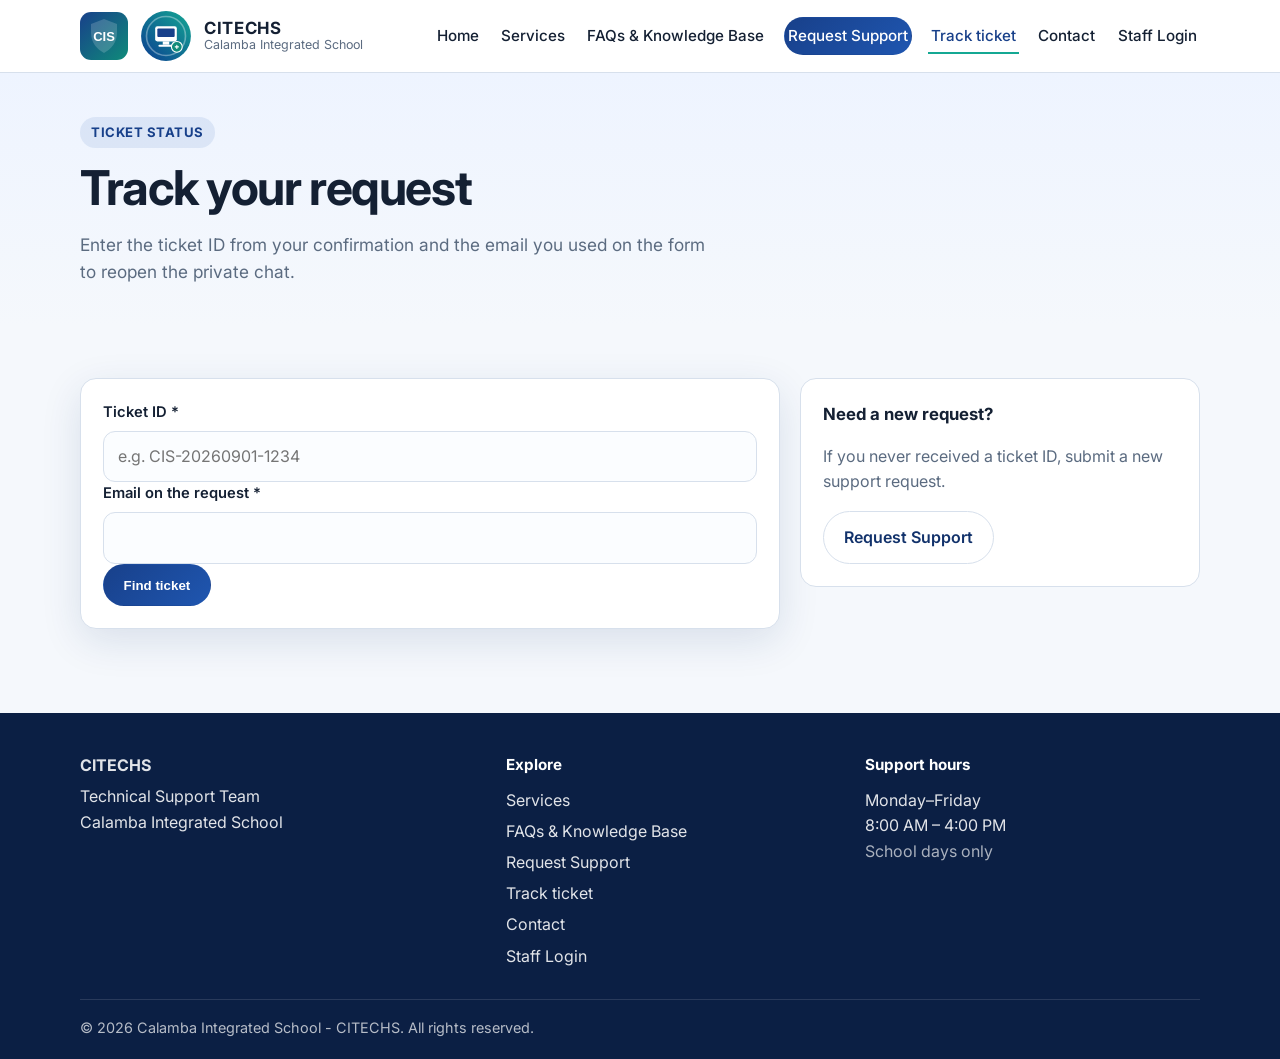
<file: track.html>
<!DOCTYPE html>
<html lang="en">
<head>
  <meta charset="UTF-8" />
  <meta name="viewport" content="width=device-width, initial-scale=1.0" />
  <title>Track Ticket | CITECHS</title>
  <meta name="description" content="Look up a CITECHS support ticket and reopen the private chat." />
  <link rel="icon" href="images/favicon.svg" type="image/svg+xml" />
  <link rel="stylesheet" href="css/styles.css" />
  <link rel="preconnect" href="https://fonts.googleapis.com" />
  <link rel="preconnect" href="https://fonts.gstatic.com" crossorigin />
  <link href="https://fonts.googleapis.com/css2?family=Inter:wght@400;500;600;700;800&display=swap" rel="stylesheet" />
</head>
<body>
  <a class="skip-link" href="#main">Skip to content</a>

  <header class="site-header">
    <div class="container header-inner">
      <a class="brand" href="index.html" aria-label="CITECHS home">
        <img src="images/cis-logo.svg" alt="CIS" class="brand-logo brand-logo-cis" />
        <img src="images/citechs-logo.svg" alt="CITECHS" class="brand-logo brand-logo-citechs" />
        <span class="brand-text">
          <strong>CITECHS</strong>
          <small>Calamba Integrated School</small>
        </span>
      </a>
      <button class="nav-toggle" type="button" aria-expanded="false" aria-controls="site-nav" aria-label="Open menu">
        <span></span><span></span><span></span>
      </button>
      <nav id="site-nav" class="site-nav" aria-label="Primary">
        <a href="index.html">Home</a>
        <a href="services.html">Services</a>
        <a href="knowledge.html">FAQs &amp; Knowledge Base</a>
        <a href="request.html" class="btn btn-primary btn-nav">Request Support</a>
        <a href="track.html" class="active">Track ticket</a>
        <a href="contact.html">Contact</a>
        <a href="staff-login.html">Staff Login</a>
      </nav>
    </div>
  </header>

  <main id="main">
    <section class="page-hero">
      <div class="container">
        <p class="eyebrow">Ticket status</p>
        <h1>Track your request</h1>
        <p class="lead">Enter the ticket ID from your confirmation and the email you used on the form to reopen the private chat.</p>
      </div>
    </section>

    <section class="section">
      <div class="container form-layout">
        <form id="track-form" class="support-form" novalidate>
          <div class="field">
            <label for="ticketId">Ticket ID <span aria-hidden="true">*</span></label>
            <input id="ticketId" name="ticketId" type="text" required placeholder="e.g. CIS-20260901-1234" autocomplete="off" />
            <p class="field-error" data-error-for="ticketId" hidden></p>
          </div>
          <div class="field">
            <label for="email">Email on the request <span aria-hidden="true">*</span></label>
            <input id="email" name="email" type="email" required autocomplete="email" />
            <p class="field-error" data-error-for="email" hidden></p>
          </div>
          <p id="track-error" class="field-error" hidden></p>
          <div class="form-actions">
            <button class="btn btn-primary" type="submit">Find ticket</button>
          </div>
        </form>

        <aside class="form-aside">
          <div class="aside-card">
            <h2>Need a new request?</h2>
            <p class="muted">If you never received a ticket ID, submit a new support request.</p>
            <a class="btn btn-ghost" href="request.html">Request Support</a>
          </div>
        </aside>
      </div>

      <div id="track-result" class="success-banner container" hidden>
        <h2 id="track-result-title">Ticket found</h2>
        <p id="track-result-meta"></p>
        <a id="track-chat-link" class="btn btn-primary" href="#">Open support chat</a>
      </div>
    </section>
  </main>

  <footer class="site-footer">
    <div class="container footer-grid">
      <div>
        <strong>CITECHS</strong>
        <p>Technical Support Team<br />Calamba Integrated School</p>
      </div>
      <div>
        <h3>Explore</h3>
        <a href="services.html">Services</a>
        <a href="knowledge.html">FAQs &amp; Knowledge Base</a>
        <a href="request.html">Request Support</a>
        <a href="track.html">Track ticket</a>
        <a href="contact.html">Contact</a>
        <a href="staff-login.html">Staff Login</a>
      </div>
      <div>
        <h3>Support hours</h3>
        <p>Monday–Friday<br />8:00 AM – 4:00 PM<br /><span class="muted">School days only</span></p>
      </div>
    </div>
    <div class="container footer-bottom">
      <p>&copy; <span id="year"></span> Calamba Integrated School - CITECHS. All rights reserved.</p>
    </div>
  </footer>

  <script src="js/api.js"></script>
  <script src="js/main.js"></script>
  <script src="js/track.js"></script>
</body>
</html>
</file>
<file: css/styles.css>
:root {
  --blue-950: #0b1f44;
  --blue-900: #12326b;
  --blue-800: #18408a;
  --blue-700: #1f56b0;
  --teal-600: #0f8b7a;
  --teal-500: #14a893;
  --teal-50: #e8faf6;
  --ink: #142033;
  --muted: #5b6b80;
  --line: #d7e0ec;
  --bg: #f5f8fc;
  --white: #ffffff;
  --danger: #b42318;
  --success: #067647;
  --shadow: 0 12px 40px rgba(18, 50, 107, 0.12);
  --radius: 16px;
  --max: 1120px;
  font-family: Inter, system-ui, -apple-system, Segoe UI, Roboto, sans-serif;
}

*,
*::before,
*::after {
  box-sizing: border-box;
}

html {
  scroll-behavior: smooth;
}

body {
  margin: 0;
  color: var(--ink);
  background: var(--bg);
  line-height: 1.6;
  min-height: 100vh;
}

img {
  max-width: 100%;
}

a {
  color: var(--blue-800);
  text-decoration-thickness: 1px;
  text-underline-offset: 2px;
}

a:hover {
  color: var(--teal-600);
}

.container {
  width: min(100% - 2rem, var(--max));
  margin-inline: auto;
}

.skip-link {
  position: absolute;
  left: -999px;
  top: 0;
  background: var(--blue-900);
  color: white;
  padding: 0.75rem 1rem;
  z-index: 1000;
}

.skip-link:focus {
  left: 1rem;
  top: 1rem;
}

.sr-only {
  position: absolute;
  width: 1px;
  height: 1px;
  padding: 0;
  margin: -1px;
  overflow: hidden;
  clip: rect(0, 0, 0, 0);
  border: 0;
}

.muted {
  color: var(--muted);
}

/* Header */
.site-header {
  position: sticky;
  top: 0;
  z-index: 50;
  background: rgba(255, 255, 255, 0.92);
  backdrop-filter: blur(10px);
  border-bottom: 1px solid var(--line);
}

.header-inner {
  display: flex;
  align-items: center;
  justify-content: space-between;
  gap: 1rem;
  min-height: 72px;
}

.brand {
  display: inline-flex;
  align-items: center;
  gap: 0.75rem;
  text-decoration: none;
  color: inherit;
}

.brand-mark {
  display: grid;
  place-items: center;
  width: 44px;
  height: 44px;
  border-radius: 12px;
  background: linear-gradient(135deg, var(--blue-800), var(--teal-600));
  color: white;
  font-weight: 800;
  letter-spacing: 0.02em;
}

.brand-text {
  display: flex;
  flex-direction: column;
  line-height: 1.15;
}

.brand-text strong {
  font-size: 1.05rem;
  letter-spacing: 0.04em;
}

.brand-text small {
  color: var(--muted);
  font-size: 0.78rem;
}

.site-nav {
  display: flex;
  align-items: center;
  gap: 0.35rem 1rem;
}

.site-nav a {
  text-decoration: none;
  color: var(--ink);
  font-weight: 500;
  font-size: 0.95rem;
  padding: 0.35rem 0.2rem;
}

.site-nav a:hover,
.site-nav a.active {
  color: var(--blue-800);
}

.site-nav a.active:not(.btn) {
  box-shadow: inset 0 -2px 0 var(--teal-500);
}

.nav-toggle {
  display: none;
  width: 44px;
  height: 44px;
  border: 1px solid var(--line);
  border-radius: 10px;
  background: white;
  padding: 10px;
  flex-direction: column;
  justify-content: space-between;
  cursor: pointer;
}

.nav-toggle span {
  display: block;
  height: 2px;
  background: var(--ink);
  border-radius: 2px;
}

/* Buttons */
.btn {
  display: inline-flex;
  align-items: center;
  justify-content: center;
  gap: 0.5rem;
  border: 1px solid transparent;
  border-radius: 999px;
  padding: 0.8rem 1.25rem;
  font-weight: 600;
  text-decoration: none;
  cursor: pointer;
  transition: transform 0.15s ease, background 0.15s ease, color 0.15s ease, border-color 0.15s ease;
}

.btn:hover {
  transform: translateY(-1px);
}

.btn-primary {
  background: linear-gradient(135deg, var(--blue-800), var(--blue-700));
  color: white;
}

.btn-primary:hover {
  color: white;
  background: linear-gradient(135deg, var(--blue-900), var(--teal-600));
}

.btn-ghost {
  background: white;
  border-color: var(--line);
  color: var(--blue-900);
}

.btn-nav {
  padding: 0.55rem 1rem;
  color: white !important;
  box-shadow: none !important;
}

.btn-nav.active {
  outline: 2px solid rgba(20, 168, 147, 0.45);
  outline-offset: 2px;
}

/* Hero */
.hero {
  padding: 3.5rem 0 2.5rem;
  background:
    radial-gradient(circle at top right, rgba(20, 168, 147, 0.16), transparent 40%),
    linear-gradient(180deg, #eef4ff 0%, var(--bg) 100%);
}

.hero-grid {
  display: grid;
  grid-template-columns: 1.35fr 0.9fr;
  gap: 2rem;
  align-items: start;
}

.eyebrow {
  display: inline-block;
  margin: 0 0 0.75rem;
  padding: 0.3rem 0.7rem;
  border-radius: 999px;
  background: rgba(31, 86, 176, 0.1);
  color: var(--blue-800);
  font-size: 0.82rem;
  font-weight: 700;
  letter-spacing: 0.04em;
  text-transform: uppercase;
}

.hero h1,
.page-hero h1 {
  margin: 0 0 1rem;
  font-size: clamp(2rem, 4vw, 3rem);
  line-height: 1.15;
  letter-spacing: -0.03em;
}

.hero h1 span {
  color: var(--teal-600);
}

.lead {
  margin: 0 0 1.5rem;
  color: var(--muted);
  font-size: 1.08rem;
  max-width: 58ch;
}

.hero-actions {
  display: flex;
  flex-wrap: wrap;
  gap: 0.75rem;
  margin-bottom: 1.75rem;
}

.hero-stats {
  list-style: none;
  display: grid;
  grid-template-columns: repeat(3, minmax(0, 1fr));
  gap: 0.75rem;
  padding: 0;
  margin: 0;
}

.hero-stats li {
  background: white;
  border: 1px solid var(--line);
  border-radius: 14px;
  padding: 0.85rem 0.95rem;
}

.hero-stats strong {
  display: block;
  color: var(--blue-900);
}

.hero-stats span {
  color: var(--muted);
  font-size: 0.88rem;
}

.hero-card,
.aside-card,
.card,
.service-item,
.contact-card,
.note-panel {
  background: white;
  border: 1px solid var(--line);
  border-radius: var(--radius);
  box-shadow: var(--shadow);
}

.hero-card {
  padding: 1.5rem;
}

.hero-card h2 {
  margin: 0 0 0.35rem;
  font-size: 1.25rem;
}

.hero-card p {
  margin-top: 0;
  color: var(--muted);
}

.quick-links {
  list-style: none;
  padding: 0;
  margin: 1rem 0 0;
  display: grid;
  gap: 0.55rem;
}

.quick-links a {
  display: block;
  text-decoration: none;
  padding: 0.8rem 0.95rem;
  border-radius: 12px;
  background: var(--teal-50);
  color: var(--blue-950);
  font-weight: 600;
  border: 1px solid transparent;
}

.quick-links a:hover {
  border-color: rgba(15, 139, 122, 0.35);
  color: var(--teal-600);
}

/* Sections */
.section {
  padding: 3.25rem 0;
}

.section-alt {
  background: white;
  border-block: 1px solid var(--line);
}

.section-heading {
  max-width: 640px;
  margin-bottom: 1.75rem;
}

.section-heading h2,
.page-hero h1 + .lead {
  margin-top: 0;
}

.section-heading p {
  color: var(--muted);
}

.page-hero {
  padding: 2.75rem 0 1rem;
  background: linear-gradient(180deg, #eef4ff 0%, var(--bg) 100%);
}

.card-grid {
  display: grid;
  grid-template-columns: repeat(4, minmax(0, 1fr));
  gap: 1rem;
}

.card {
  padding: 1.25rem;
  box-shadow: none;
}

.card-icon {
  width: 44px;
  height: 44px;
  display: grid;
  place-items: center;
  border-radius: 12px;
  background: var(--teal-50);
  margin-bottom: 0.75rem;
  font-size: 1.25rem;
}

.card h3 {
  margin: 0 0 0.45rem;
  font-size: 1.05rem;
}

.card p {
  margin: 0;
  color: var(--muted);
  font-size: 0.95rem;
}

.steps {
  list-style: none;
  margin: 0;
  padding: 0;
  display: grid;
  gap: 1rem;
}

.steps li {
  display: grid;
  grid-template-columns: auto 1fr;
  gap: 1rem;
  align-items: start;
  padding: 1.15rem 1.25rem;
  border: 1px solid var(--line);
  border-radius: var(--radius);
  background: var(--bg);
}

.step-num {
  width: 40px;
  height: 40px;
  border-radius: 50%;
  display: grid;
  place-items: center;
  background: var(--blue-800);
  color: white;
  font-weight: 800;
}

.steps h3 {
  margin: 0 0 0.35rem;
}

.steps p {
  margin: 0;
  color: var(--muted);
}

.cta-band {
  display: flex;
  justify-content: space-between;
  align-items: center;
  gap: 1.25rem;
  padding: 1.5rem 1.75rem;
  border-radius: calc(var(--radius) + 4px);
  background: linear-gradient(135deg, var(--blue-900), var(--teal-600));
  color: white;
}

.cta-band h2 {
  margin: 0 0 0.35rem;
}

.cta-band p {
  margin: 0;
  color: rgba(255, 255, 255, 0.9);
}

.cta-band .btn-primary {
  background: white;
  color: var(--blue-900);
}

.cta-band .btn-primary:hover {
  background: var(--teal-50);
  color: var(--blue-950);
}

/* Services */
.service-list {
  display: grid;
  gap: 1rem;
}

.service-item {
  padding: 1.35rem 1.5rem;
  box-shadow: none;
}

.service-item h2 {
  margin: 0 0 0.5rem;
  font-size: 1.25rem;
}

.service-item p {
  margin: 0 0 0.75rem;
  color: var(--muted);
}

.service-item ul {
  margin: 0;
  padding-left: 1.2rem;
  color: var(--ink);
}

.note-panel {
  padding: 1.5rem;
  box-shadow: none;
}

.note-panel h2 {
  margin-top: 0;
}

.note-panel .btn {
  margin-top: 0.75rem;
}

/* Knowledge base */
.search-bar {
  margin-top: 1.25rem;
}

.search-bar input {
  width: min(100%, 560px);
  border: 1px solid var(--line);
  border-radius: 999px;
  padding: 0.9rem 1.15rem;
  font: inherit;
  background: white;
  box-shadow: var(--shadow);
}

.search-bar input:focus {
  outline: 2px solid rgba(31, 86, 176, 0.35);
  border-color: var(--blue-700);
}

.kb-layout {
  display: grid;
  grid-template-columns: 220px 1fr;
  gap: 1.5rem;
  align-items: start;
}

.kb-toc {
  position: sticky;
  top: 92px;
  display: grid;
  gap: 0.4rem;
  padding: 1rem;
  background: white;
  border: 1px solid var(--line);
  border-radius: var(--radius);
}

.kb-toc h2 {
  margin: 0 0 0.5rem;
  font-size: 1rem;
}

.kb-toc a {
  text-decoration: none;
  color: var(--muted);
  font-weight: 500;
  padding: 0.35rem 0.25rem;
}

.kb-toc a:hover {
  color: var(--blue-800);
}

.kb-section {
  margin-bottom: 2rem;
  scroll-margin-top: 96px;
}

.kb-section h2 {
  margin: 0 0 0.85rem;
}

.faq-item {
  background: white;
  border: 1px solid var(--line);
  border-radius: 14px;
  padding: 0.35rem 1rem;
  margin-bottom: 0.65rem;
}

.faq-item summary {
  cursor: pointer;
  font-weight: 600;
  padding: 0.75rem 0;
  list-style: none;
}

.faq-item summary::-webkit-details-marker {
  display: none;
}

.faq-item summary::after {
  content: "+";
  float: right;
  color: var(--blue-800);
  font-weight: 700;
}

.faq-item[open] summary::after {
  content: "–";
}

.faq-body {
  padding: 0 0 0.9rem;
  color: var(--muted);
}

.faq-body p:first-child,
.faq-body ol,
.faq-body ul {
  margin-top: 0;
}

.kb-empty {
  padding: 1.25rem;
  background: white;
  border: 1px dashed var(--line);
  border-radius: var(--radius);
}

.kb-section.is-hidden {
  display: none;
}

/* Form */
.form-layout {
  display: grid;
  grid-template-columns: 1.4fr 0.8fr;
  gap: 1.25rem;
  align-items: start;
}

.support-form,
.aside-card {
  padding: 1.35rem;
}

.support-form {
  background: white;
  border: 1px solid var(--line);
  border-radius: var(--radius);
  box-shadow: var(--shadow);
}

.form-grid {
  display: grid;
  grid-template-columns: repeat(2, minmax(0, 1fr));
  gap: 1rem;
}

.field {
  display: grid;
  gap: 0.4rem;
}

.field-full {
  grid-column: 1 / -1;
}

.field label {
  font-weight: 600;
  font-size: 0.92rem;
}

.field input,
.field select,
.field textarea {
  width: 100%;
  border: 1px solid var(--line);
  border-radius: 12px;
  padding: 0.75rem 0.9rem;
  font: inherit;
  background: #fbfdff;
}

.field input:focus,
.field select:focus,
.field textarea:focus {
  outline: 2px solid rgba(31, 86, 176, 0.28);
  border-color: var(--blue-700);
  background: white;
}

.field-error {
  margin: 0;
  color: var(--danger);
  font-size: 0.85rem;
}

.field.has-error input,
.field.has-error select,
.field.has-error textarea {
  border-color: var(--danger);
}

.form-note {
  margin: 1rem 0;
  color: var(--muted);
  font-size: 0.9rem;
}

.form-actions {
  display: flex;
  flex-wrap: wrap;
  gap: 0.75rem;
}

.aside-card {
  box-shadow: none;
  margin-bottom: 1rem;
}

.aside-card h2 {
  margin: 0 0 0.75rem;
  font-size: 1.05rem;
}

.aside-card ul {
  margin: 0;
  padding-left: 1.15rem;
  color: var(--muted);
}

#ticket-list {
  list-style: none;
  padding: 0;
  margin: 0;
  display: grid;
  gap: 0.65rem;
}

#ticket-list li {
  padding: 0.75rem;
  border-radius: 12px;
  background: var(--bg);
  border: 1px solid var(--line);
  font-size: 0.9rem;
}

.success-banner {
  margin-top: 1.25rem;
  padding: 1.25rem 1.5rem;
  border-radius: var(--radius);
  background: #e8f8ef;
  border: 1px solid #abefc6;
  color: var(--success);
}

.success-banner h2 {
  margin: 0 0 0.35rem;
  color: var(--success);
}

.success-banner p {
  margin: 0 0 0.85rem;
}

/* Contact */
.contact-grid {
  display: grid;
  grid-template-columns: repeat(2, minmax(0, 1fr));
  gap: 1rem;
}

.contact-card {
  padding: 1.35rem;
  box-shadow: none;
}

.contact-card h2 {
  margin-top: 0;
  font-size: 1.15rem;
}

.contact-card.highlight {
  background: linear-gradient(160deg, #eff5ff, #e8faf6);
}

/* Footer */
.site-footer {
  margin-top: 2rem;
  background: var(--blue-950);
  color: rgba(255, 255, 255, 0.88);
  padding: 2.5rem 0 1.25rem;
}

.site-footer a {
  color: rgba(255, 255, 255, 0.88);
  text-decoration: none;
  display: block;
  margin-bottom: 0.35rem;
}

.site-footer a:hover {
  color: white;
}

.footer-grid {
  display: grid;
  grid-template-columns: 1.2fr 1fr 1fr;
  gap: 1.5rem;
  padding-bottom: 1.5rem;
}

.footer-grid h3 {
  margin: 0 0 0.65rem;
  font-size: 0.95rem;
  color: white;
}

.footer-grid p {
  margin: 0.35rem 0 0;
}

.footer-grid .muted,
.site-footer .muted {
  color: rgba(255, 255, 255, 0.65);
}

.footer-bottom {
  border-top: 1px solid rgba(255, 255, 255, 0.12);
  padding-top: 1rem;
  font-size: 0.9rem;
}

.footer-bottom p {
  margin: 0;
  color: rgba(255, 255, 255, 0.7);
}

/* Responsive */
@media (max-width: 960px) {
  .hero-grid,
  .kb-layout,
  .form-layout,
  .card-grid {
    grid-template-columns: 1fr;
  }

  .card-grid {
    grid-template-columns: repeat(2, minmax(0, 1fr));
  }

  .kb-toc {
    position: static;
    grid-template-columns: repeat(2, minmax(0, 1fr));
  }

  .kb-toc h2 {
    grid-column: 1 / -1;
  }
}

@media (max-width: 760px) {
  .nav-toggle {
    display: flex;
  }

  .site-nav {
    display: none;
    position: absolute;
    top: 72px;
    left: 0;
    right: 0;
    background: white;
    border-bottom: 1px solid var(--line);
    padding: 1rem;
    flex-direction: column;
    align-items: stretch;
  }

  .site-nav.open {
    display: flex;
  }

  .site-nav .btn-nav {
    text-align: center;
  }

  .hero-stats,
  .card-grid,
  .contact-grid,
  .form-grid,
  .footer-grid {
    grid-template-columns: 1fr;
  }

  .cta-band {
    flex-direction: column;
    align-items: flex-start;
  }

  .chat-app {
    grid-template-columns: 1fr;
    height: auto;
  }

  .ticket-sidebar {
    border-right: 0;
    border-bottom: 1px solid var(--line);
    max-height: 320px;
  }

  .header-actions {
    width: 100%;
    justify-content: flex-end;
  }
}

/* Brand logos */
.brand-logo {
  display: block;
  object-fit: contain;
  background: white;
}

.brand-logo-cis {
  width: 48px;
  height: 48px;
}

.brand-logo-citechs {
  width: 52px;
  height: 52px;
  border-radius: 50%;
}

.header-actions {
  display: flex;
  align-items: center;
  gap: 0.65rem;
  flex-wrap: wrap;
}

.user-chip {
  font-size: 0.88rem;
  font-weight: 600;
  color: var(--blue-900);
  background: var(--teal-50);
  border: 1px solid rgba(15, 139, 122, 0.25);
  border-radius: 999px;
  padding: 0.35rem 0.75rem;
}

/* Auth */
.auth-body {
  min-height: 100vh;
  display: grid;
  place-items: center;
  background:
    radial-gradient(circle at top right, rgba(20, 168, 147, 0.16), transparent 40%),
    linear-gradient(180deg, #eef4ff 0%, var(--bg) 100%);
}

.auth-shell {
  width: min(100% - 2rem, 460px);
  padding: 2rem 0;
}

.auth-card {
  background: white;
  border: 1px solid var(--line);
  border-radius: calc(var(--radius) + 4px);
  box-shadow: var(--shadow);
  padding: 1.75rem;
}

.auth-brand {
  display: flex;
  align-items: center;
  gap: 0.75rem;
  margin-bottom: 1rem;
}

.auth-card h1 {
  margin: 0 0 0.5rem;
  font-size: 1.55rem;
}

.auth-form {
  box-shadow: none;
  border: 0;
  padding: 0;
  margin: 1rem 0;
}

.auth-form .btn {
  width: 100%;
  margin-top: 0.5rem;
}

.auth-note {
  font-size: 0.88rem;
  color: var(--muted);
  background: #fff8e8;
  border: 1px solid #f5d78e;
  border-radius: 12px;
  padding: 0.75rem 0.9rem;
}

/* Admin panels */
.panel-grid {
  display: grid;
  grid-template-columns: repeat(2, minmax(0, 1fr));
  gap: 1rem;
}

.panel-card {
  background: white;
  border: 1px solid var(--line);
  border-radius: var(--radius);
  padding: 1.35rem;
  box-shadow: var(--shadow);
}

.panel-wide {
  grid-column: 1 / -1;
}

.panel-card h1,
.panel-card h2 {
  margin-top: 0;
}

.compact-form {
  box-shadow: none;
  border: 1px solid var(--line);
  padding: 1rem;
}

.panel-heading-row {
  display: flex;
  justify-content: space-between;
  align-items: center;
  gap: 0.75rem;
  margin-bottom: 0.75rem;
}

.panel-heading-row h2 {
  margin: 0;
}

.form-status {
  margin: 0.5rem 0;
  font-size: 0.92rem;
}

.form-status.is-success {
  color: var(--success);
}

.form-status.is-error {
  color: var(--danger);
}

.table-wrap {
  overflow-x: auto;
}

.data-table {
  width: 100%;
  border-collapse: collapse;
}

.data-table th,
.data-table td {
  text-align: left;
  padding: 0.75rem 0.5rem;
  border-bottom: 1px solid var(--line);
  vertical-align: top;
  font-size: 0.92rem;
}

.actions-cell {
  display: flex;
  flex-wrap: wrap;
  gap: 0.35rem;
}

.btn-tiny {
  padding: 0.35rem 0.7rem;
  font-size: 0.82rem;
}

.btn-tiny.danger {
  color: var(--danger);
  border-color: rgba(180, 35, 24, 0.3);
}

.status-pill {
  display: inline-flex;
  align-items: center;
  border-radius: 999px;
  padding: 0.2rem 0.65rem;
  font-size: 0.78rem;
  font-weight: 700;
}

.status-pill.ok {
  background: #e8f8ef;
  color: var(--success);
}

.status-pill.off {
  background: #fee4e2;
  color: var(--danger);
}

/* Chat desk */
.chat-app {
  display: grid;
  grid-template-columns: 320px 1fr;
  min-height: calc(100vh - 72px);
  background: white;
  border-top: 1px solid var(--line);
}

.ticket-sidebar {
  border-right: 1px solid var(--line);
  background: #f8fbff;
  display: flex;
  flex-direction: column;
  min-height: 0;
}

.sidebar-head {
  display: flex;
  justify-content: space-between;
  align-items: center;
  gap: 0.5rem;
  padding: 1rem 1rem 0.5rem;
}

.sidebar-head h1 {
  margin: 0;
  font-size: 1.15rem;
}

.filter-row {
  padding: 0 1rem 0.75rem;
}

.filter-row select {
  width: 100%;
  border: 1px solid var(--line);
  border-radius: 10px;
  padding: 0.55rem 0.7rem;
  font: inherit;
  background: white;
}

.ticket-list {
  list-style: none;
  margin: 0;
  padding: 0 0.75rem 1rem;
  overflow: auto;
  display: grid;
  gap: 0.45rem;
}

.ticket-item {
  width: 100%;
  text-align: left;
  border: 1px solid var(--line);
  background: white;
  border-radius: 12px;
  padding: 0.75rem;
  cursor: pointer;
  display: grid;
  gap: 0.2rem;
}

.ticket-item strong {
  color: var(--blue-900);
}

.ticket-item span {
  font-weight: 600;
  font-size: 0.92rem;
}

.ticket-item small {
  color: var(--muted);
}

.ticket-item.active,
.ticket-item:hover {
  border-color: rgba(31, 86, 176, 0.45);
  box-shadow: 0 0 0 2px rgba(31, 86, 176, 0.08);
}

.ticket-empty {
  color: var(--muted);
  padding: 0.75rem;
}

.chat-panel {
  min-height: 0;
  display: flex;
  flex-direction: column;
}

.chat-empty {
  margin: auto;
  text-align: center;
  padding: 2rem;
  color: var(--muted);
}

.empty-logo {
  width: 96px;
  height: 96px;
  border-radius: 50%;
  object-fit: contain;
  margin-bottom: 0.75rem;
}

.chat-active {
  display: flex;
  flex-direction: column;
  height: 100%;
  min-height: 0;
}

.chat-header {
  display: flex;
  justify-content: space-between;
  align-items: flex-start;
  gap: 1rem;
  padding: 1rem 1.25rem;
  border-bottom: 1px solid var(--line);
}

.chat-header h1,
.chat-header h2 {
  margin: 0 0 0.25rem;
  font-size: 1.15rem;
}

.message-list {
  flex: 1;
  overflow: auto;
  padding: 1rem 1.25rem;
  display: flex;
  flex-direction: column;
  gap: 0.75rem;
  background:
    linear-gradient(180deg, #f7faff 0%, #ffffff 40%);
  min-height: 360px;
}

.bubble {
  max-width: min(72ch, 85%);
  border-radius: 14px;
  padding: 0.7rem 0.85rem;
  border: 1px solid var(--line);
  background: white;
}

.bubble-client {
  align-self: flex-start;
  background: #eef5ff;
}

.bubble-technician {
  align-self: flex-end;
  background: var(--teal-50);
}

.bubble-system {
  align-self: center;
  background: #fff8e8;
  font-size: 0.92rem;
}

.bubble-meta {
  font-size: 0.78rem;
  color: var(--muted);
  margin-bottom: 0.25rem;
}

.bubble-body {
  white-space: pre-wrap;
  word-break: break-word;
}

.composer {
  display: grid;
  grid-template-columns: 1fr auto;
  gap: 0.75rem;
  padding: 0.9rem 1.25rem 1.15rem;
  border-top: 1px solid var(--line);
  background: white;
}

.composer textarea {
  width: 100%;
  border: 1px solid var(--line);
  border-radius: 12px;
  padding: 0.7rem 0.85rem;
  font: inherit;
  resize: vertical;
  min-height: 52px;
}

.client-chat-wrap {
  max-width: 860px;
}

.client-chat {
  padding: 0;
  overflow: hidden;
}

.client-message-list {
  min-height: 420px;
}

@media (max-width: 960px) {
  .panel-grid {
    grid-template-columns: 1fr;
  }
}
</file>
